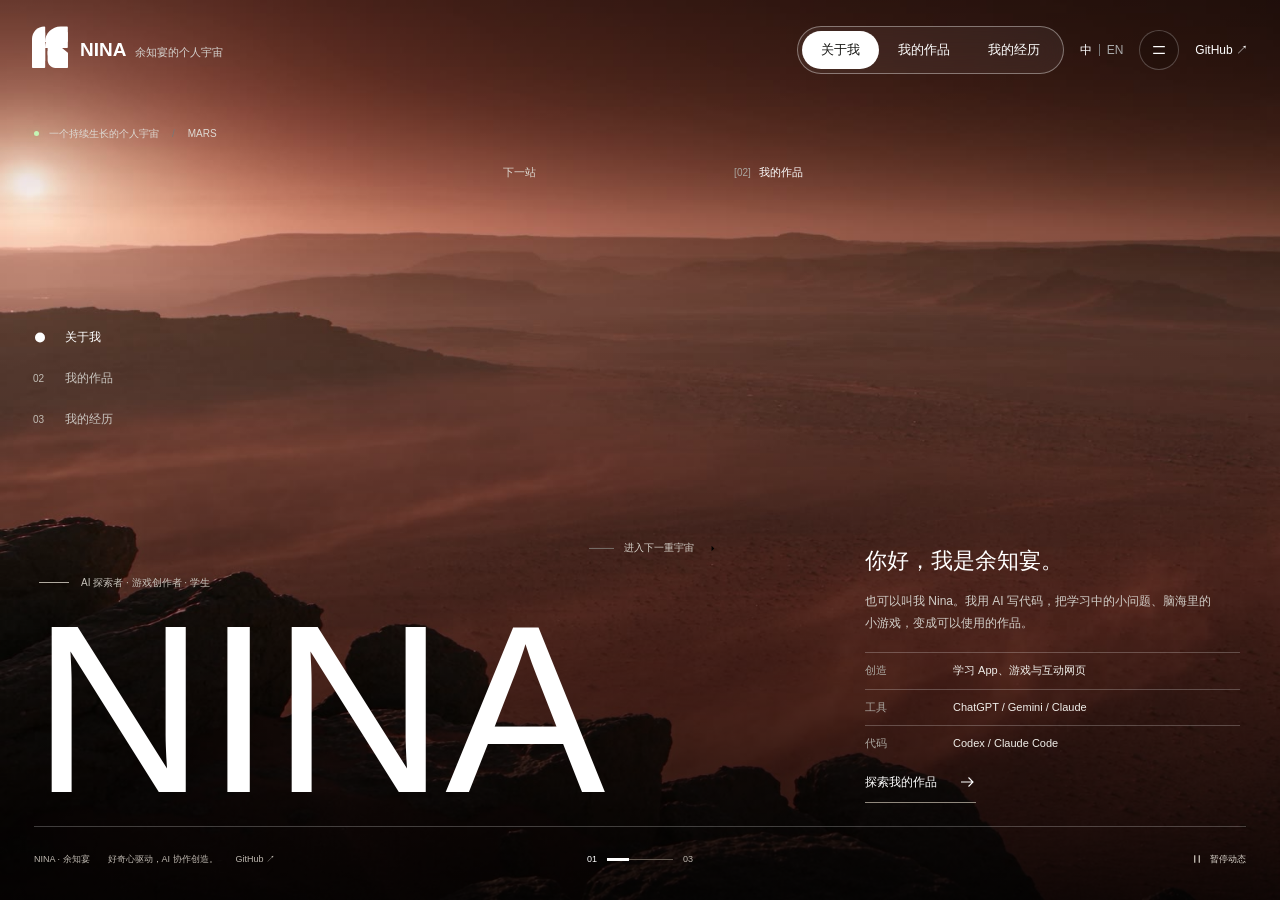
<file: index.html>
<!doctype html>
<html lang="zh-CN">
<head>
  <meta charset="utf-8">
  <meta name="viewport" content="width=device-width, initial-scale=1, viewport-fit=cover">
  <meta name="theme-color" content="#090807">
  <meta name="description" content="Nina 余知宴的个人宇宙。探索 AI 学习应用、游戏、互动网页，以及 2050 大会的分享经历。">
  <title>Nina 余知宴 | My Little Universe</title>
  <link rel="icon" href="assets/space/mark.svg" type="image/svg+xml">
  <style>
    @font-face{font-family:'SF Pro';src:local('SF Pro Text'),local('Arial');font-weight:400;font-display:swap}
    @font-face{font-family:'SF Pro';src:local('SF Pro Text Bold'),local('Arial Bold');font-weight:700;font-display:swap}
    @font-face{font-family:'SF Pro Thin';src:local('SF Pro Display Ultralight'),local('Helvetica Neue');font-weight:100;font-display:swap}
    @font-face{font-family:Aalto;src:local('Aalto'),local('Arial Narrow'),local('Helvetica Neue');font-weight:400;font-display:swap}
    :root{color-scheme:dark;font-family:'SF Pro',Arial,'PingFang SC','Microsoft YaHei',sans-serif;color:#fff;background:#090807;font-synthesis:none;--muted:#b8b7b3;--line:rgba(255,255,255,.23);--accent:#c5f5b5}
    *{box-sizing:border-box;letter-spacing:0}
    html,body{margin:0;width:100%;height:100%;overflow:hidden}
    button,a{-webkit-tap-highlight-color:transparent}
    button{font:inherit;color:inherit;cursor:pointer}
    button:disabled{cursor:wait}
    button:focus-visible,a:focus-visible{outline:2px solid var(--accent);outline-offset:6px}
    button{border:0}a{color:inherit}button svg,a svg{width:20px;height:20px;fill:none;stroke:currentColor;stroke-width:1.5;flex-shrink:0}
    [hidden]{display:none!important}
    .experience{position:relative;isolation:isolate;width:100%;height:100%;height:100svh;min-height:560px;overflow:hidden;background:#090807}
    .backgrounds,.background,.shade{position:absolute;inset:0;width:100%;height:100%}
    .backgrounds{z-index:-2;background:center/cover url('assets/space/mars.jpg')}
    .background{object-fit:cover;opacity:0;transition:opacity .8s ease}
    .background.is-visible{opacity:1}
    .shade{z-index:1;pointer-events:none;background:linear-gradient(180deg,rgba(0,0,0,.32),transparent 25%,rgba(0,0,0,.12) 45%,rgba(0,0,0,.85) 100%)}
    .chrome{position:absolute;z-index:4;transition:opacity .45s ease,filter .45s ease}
    .header{left:32px;right:32px;top:max(26px,env(safe-area-inset-top));display:flex;align-items:center;justify-content:space-between;gap:20px}
    .brand{display:flex;align-items:center;gap:12px;text-decoration:none;background:none;padding:0}
    .brand-symbol{width:36px;height:36px;object-fit:contain}
    .brand-name{font-size:19px;font-weight:700}.brand-name small{font-size:11px;font-weight:400;color:#d4d1cd;margin-left:9px}
    .header-actions{display:flex;align-items:center;gap:16px}
    .nav{display:flex;align-items:center;border:1px solid rgba(255,255,255,.38);padding:4px;border-radius:99px;backdrop-filter:blur(12px);background:rgba(255,255,255,.06)}
    .nav button{padding:10px 19px;background:none;border-radius:99px;font-size:13px;transition:background .2s,color .2s}
    .nav button.is-active,.nav button:hover{background:#fff;color:#171714}
    .language{display:flex;align-items:center;gap:7px;padding:8px 0;background:none;font-size:12px}
    .language span{color:#aaa}.language span.current{color:#fff}.language i{height:12px;width:1px;background:#777}
    .menu{width:40px;height:40px;display:grid;place-items:center;border:1px solid var(--line);border-radius:50%;background:rgba(0,0,0,.15)}
    .location{left:34px;top:126px;display:flex;gap:10px;align-items:center;font-size:10px;line-height:1.5;color:#dedad4}
    .status-dot{width:5px;height:5px;border-radius:50%;background:var(--accent);box-shadow:0 0 10px #b2ea9d55}
    .location .divider{color:#777;margin:0 3px}
    .planet-list{left:33px;top:42%;transform:translateY(-50%);display:flex;flex-direction:column;gap:14px}
    .planet-item{display:flex;align-items:center;gap:14px;padding:5px 0;background:none;color:#c9c5bf;text-align:left;font-size:12px}
    .planet-item .index{font-size:10px;color:#c1bcb4;width:18px;font-variant-numeric:tabular-nums}
    .planet-item.active{color:#fff;font-weight:700}.planet-item.active .index{font-size:0}.planet-item.active .index:before{content:'';display:block;width:10px;height:10px;background:#fff;border-radius:50%;margin-left:2px}
    .planet-note{font-size:9px;color:#aaa39c;line-height:1.7;margin-top:24px}
    .portal-wrap{left:51%;top:40%;width:300px;transform:translate(-50%,-50%)}
    .portal-heading{display:flex;justify-content:space-between;align-items:center;margin-bottom:15px;font-size:11px;color:#ddd9d1}
    .portal-heading strong{font-weight:400;color:#fff;margin-left:8px}.portal-heading .number{color:#aba69f;font-size:10px}
    .portal{position:relative;width:100%;aspect-ratio:320/350;display:block;background:transparent;border:0;padding:0;border-radius:84px}
    .portal video,.portal img{position:absolute;width:1px;height:1px;visibility:hidden;pointer-events:none}
    .portal:focus-visible{outline-offset:10px;border-radius:84px}
    .portal-caption{display:flex;align-items:center;justify-content:center;gap:10px;font-size:10px;margin-top:18px;color:#d5d1c9}
    .portal-caption svg{width:13px;height:13px}.portal-caption .thin-line{width:25px;height:1px;background:#77706a}
    .portal-canvas{position:absolute;inset:0;z-index:3;width:100%;height:100%;pointer-events:none}
    .planet-content{left:32px;right:40px;bottom:97px;display:flex;justify-content:space-between;align-items:flex-end;gap:45px;pointer-events:none}
    .title-block{min-width:0}.eyebrow{display:flex;align-items:center;gap:12px;font-size:10px;color:#c8c4bc;line-height:1.6;margin:0 0 25px 7px}
    .eyebrow:before{content:'';width:30px;height:1px;background:#b0aaa0}
    .planet-content h1{font-family:Aalto,'Helvetica Neue',Arial,sans-serif;font-size:240px;font-weight:400;line-height:.78;margin:0;white-space:nowrap}
    [data-planet=earth] .planet-content h1{font-size:170px}[data-planet=venus] .planet-content h1{font-size:130px}
    .personal-info{width:375px;flex-shrink:0;pointer-events:auto}
    .personal-info h2{font-size:22px;font-weight:400;margin:0 0 13px;line-height:1.5}
    .personal-info .intro{font-size:12px;line-height:1.9;color:#d2cec8;margin:0 0 17px;max-width:350px}
    #facts{margin:0;font-size:11px}.fact{display:grid;grid-template-columns:74px 1fr;gap:14px;border-top:1px solid var(--line);padding:9px 0;line-height:1.6}
    .fact dt{color:#aaa69f}.fact dd{margin:0;color:#f0eee9}
    .text-link{display:inline-flex;align-items:center;gap:21px;color:#fff;text-decoration:none;border-bottom:1px solid #90887d;background:none;padding:10px 0;font-size:12px;line-height:1.5}
    .text-link svg{width:18px}.text-link:hover{color:var(--accent);border-color:var(--accent)}
    .footer{left:34px;right:34px;bottom:max(25px,env(safe-area-inset-bottom));display:flex;align-items:center;justify-content:space-between;border-top:1px solid var(--line);padding-top:16px;gap:20px;font-size:9px;color:#bdb7af}
    .footer-identity{display:flex;gap:18px}.footer-center{position:absolute;left:50%;transform:translateX(-50%);display:flex;align-items:center;gap:10px}.footer-center b{font-weight:400;color:#fff}.footer-center .track{width:66px;height:1px;background:#665d54;position:relative}.track:after{content:'';position:absolute;left:var(--orbit-position,0%);top:-1px;width:22px;height:3px;background:#fff;transition:left .6s}
    .motion-toggle{display:flex;align-items:center;gap:7px;background:none;padding:0;color:#ded8cf;font-size:9px}.motion-toggle svg{width:12px;height:12px}
    .preloader{position:absolute;inset:0;z-index:20;background:#090807;transition:opacity .8s ease;pointer-events:none}
    .preloader video{width:100%;height:100%;object-fit:cover}.preloader:after{content:'';position:absolute;inset:0;background:linear-gradient(transparent,#0006)}
    .preloader.is-leaving{opacity:0}.preloader-count{position:absolute;z-index:22;left:50%;bottom:38px;transform:translateX(-50%);display:flex;align-items:baseline;gap:5px}.preloader-count span:first-child{font-size:60px;font-family:'SF Pro Thin',Arial,sans-serif;font-weight:100}.preloader-count .percent{font-size:18px}
    .preload-mark{position:absolute;z-index:22;top:50%;left:50%;transform:translate(-50%,-50%);width:58px;height:58px;transition:top 1.4s cubic-bezier(.16,1,.3,1),left 1.4s cubic-bezier(.16,1,.3,1),width 1.4s,height 1.4s,transform 1.4s,opacity .4s}
    .preload-mark.is-docked{left:32px;top:max(26px,env(safe-area-inset-top));width:36px;height:36px;transform:none}
    .preloader-count.is-leaving{animation:count-out .65s both}
    .loading{position:absolute;z-index:10;top:50%;left:50%;transform:translate(-50%,-50%);font-size:11px;opacity:0;pointer-events:none}.is-loading .loading{opacity:1}
    .is-transitioning .chrome{opacity:0;filter:blur(8px);pointer-events:none}.is-transitioning .header{opacity:1;filter:none;pointer-events:auto}
    .content-revealing .title-block{animation:title-rise 1s cubic-bezier(.16,1,.3,1) both}.content-revealing .personal-info{animation:fact-rise .9s .12s both}
    .planet-list.is-switching .planet-item{animation:fact-rise .5s both}.planet-list.is-switching .planet-item:nth-child(2){animation-delay:.08s}.planet-list.is-switching .planet-item:nth-child(3){animation-delay:.16s}
    .custom-cursor{position:fixed;left:0;top:0;z-index:100;pointer-events:none;opacity:0;transition:opacity .2s}.custom-cursor.is-visible{opacity:1}.cursor-ring{display:block;width:36px;height:36px;position:absolute;border:1px solid #ffffff99;border-radius:50%;transform:translate(-50%,-50%);transition:width .2s,height .2s;background:#ffffff0a;backdrop-filter:invert(.06)}.cursor-dot{position:absolute;width:4px;height:4px;border-radius:50%;background:#fff;transform:translate(-50%,-50%)}.cursor-label{position:absolute;top:27px;left:0;transform:translateX(-50%);font-size:10px;white-space:nowrap;opacity:0}.custom-cursor.is-enter .cursor-label{opacity:1}.custom-cursor.is-enter .cursor-ring{width:46px;height:46px}
    @media(hover:hover) and (pointer:fine){body.cursor-ready:not(:has(dialog[open])) .experience,body.cursor-ready:not(:has(dialog[open])) .experience button,body.cursor-ready:not(:has(dialog[open])) .experience a{cursor:none}}
    body:has(dialog[open]) .custom-cursor{display:none}
    .dossier{position:fixed;inset:0;width:100%;max-width:none;height:100%;height:100dvh;max-height:none;margin:0;padding:0;border:0;background:#111210;color:#f5f5ef;overflow-y:auto;overscroll-behavior:contain}
    .dossier::backdrop{background:#090807}.dossier[open]{animation:panel-in .4s both}.dossier-header{position:sticky;top:0;z-index:5;display:flex;align-items:center;justify-content:space-between;gap:24px;padding:22px 40px;border-bottom:1px solid var(--line);background:#111210ee;backdrop-filter:blur(20px)}
    .dossier-brand{font-size:15px;font-weight:700;background:none;padding:0;text-align:left}.dossier-brand span{font-weight:400;font-size:12px;color:#aaa;margin-left:12px}.dossier-actions{display:flex;align-items:center;gap:22px}.close{width:36px;height:36px;display:grid;place-items:center;border:1px solid #555;border-radius:50%;background:none}.close svg{width:16px;height:16px}
    .dossier-body{max-width:1320px;margin:0 auto;padding:65px 50px 80px}.section-label{font-size:10px;color:#a9b09e;display:flex;align-items:center;gap:14px;margin:0 0 24px}.section-label:before{content:'';width:20px;height:1px;background:#858d78}.panel-title{font-size:52px;line-height:1.2;font-weight:400;margin:0 0 20px}.panel-intro{font-size:14px;line-height:1.9;color:#b4b8ad;max-width:590px;margin:0}.panel-heading-row{display:flex;justify-content:space-between;align-items:flex-end;gap:40px;margin-bottom:42px}.project-count{font-family:'SF Pro Thin',Arial,sans-serif;font-size:64px;line-height:1;color:#c5f5b5}.project-count small{display:block;font-family:'SF Pro',Arial,sans-serif;font-size:10px;color:#acb4a2;margin-top:8px}
    .filters{display:flex;gap:25px;border-bottom:1px solid var(--line);margin-bottom:30px;overflow-x:auto}.filter{background:none;color:#9ca295;font-size:12px;white-space:nowrap;padding:13px 2px;border-bottom:2px solid transparent}.filter[aria-pressed=true]{border-color:var(--accent);color:#fff}.filter small{font-size:9px;color:#919b86;margin-left:6px}
    .project-grid{display:grid;grid-template-columns:repeat(2,minmax(0,1fr));gap:44px 28px}.project-card{min-width:0;border-bottom:1px solid var(--line);padding-bottom:22px}.project-image-button{display:block;width:100%;padding:0;background:#1c211c;overflow:hidden;border-radius:4px;text-align:left}.project-image-button img{width:100%;aspect-ratio:16/10;display:block;object-fit:cover;transition:transform .65s cubic-bezier(.16,1,.3,1)}.project-image-button:hover img{transform:scale(1.035)}
    .project-meta{font-size:10px;color:#aab49f;display:flex;justify-content:space-between;margin:17px 0 10px;gap:10px}.project-title-row{display:flex;align-items:center;justify-content:space-between;gap:10px}.project-title-row h3{font-size:24px;font-weight:400;margin:0}.project-card p{font-size:12px;line-height:1.9;color:#afb5a7;margin:11px 0 0}.project-open{border:1px solid #52604a;border-radius:50%;background:none;display:grid;place-items:center;width:32px;height:32px;flex-shrink:0}.project-open:hover{background:var(--accent);color:#111}
    .art-preview{width:100%;aspect-ratio:16/10;position:relative;display:flex;align-items:center;justify-content:center;overflow:hidden;background:#e8eee7;color:#263c38}.art-preview .specimen{width:65%;border-top:1px solid #809b94;border-bottom:1px solid #809b94;padding:22px 0}.art-preview small{font-size:10px}.art-preview strong{font-weight:400;font-size:54px;display:block;line-height:1.1;margin:20px 0 16px}.art-preview .specimen p{font-size:12px;line-height:1.8;color:#3f6559;margin:0}.art-preview .preview-caption{position:absolute;bottom:15px;right:18px;font-size:9px;color:#4f6b60}.art-preview.starmap{background:#e5eaf4;color:#313958}.starmap .specimen{border-color:#a6b1cc}.starmap .specimen strong{font-size:38px}.starmap .specimen p{color:#526280}.emotion-list{display:flex;gap:10px;margin-top:20px}.emotion-list span{border:1px solid #a8b4cd;padding:7px 12px;border-radius:4px;font-size:11px}
    .panel-bottom{display:flex;justify-content:space-between;gap:20px;font-size:10px;color:#969e8e;border-top:1px solid var(--line);margin-top:65px;padding-top:20px}.back-link{display:inline-flex;align-items:center;gap:10px;background:none;padding:0;font-size:12px;color:#c1c9b8;margin-bottom:38px}.back-link svg{width:16px}.detail-layout{display:grid;grid-template-columns:1.25fr 1fr;gap:50px;align-items:start;margin-top:35px}.detail-visual img{width:100%;height:auto;border-radius:4px;display:block}.detail-copy p{font-size:14px;line-height:2;color:#bbc2b2;margin:0 0 22px}.detail-copy h3{font-size:13px;font-weight:400;color:#f3f5ee;margin:25px 0 14px}.feature-list{padding:0;list-style:none;margin:0}.feature-list li{padding:12px 0;border-top:1px solid var(--line);font-size:12px;line-height:1.7;color:#c3ccba;display:flex;gap:13px}.feature-list li:before{content:'+';color:var(--accent)}.detail-note{font-size:11px!important;color:#99a58f!important;margin-top:22px!important}.action-link{display:inline-flex;align-items:center;gap:20px;background:#c5f5b5;color:#162010;padding:13px 20px;border-radius:4px;text-decoration:none;font-size:12px;margin-top:24px}.action-link:hover{background:#e0ffda}
    .about-layout{display:grid;grid-template-columns:1.1fr 1fr;gap:90px;margin-top:48px}.about-statement{font-size:40px;font-weight:400;line-height:1.5;margin:0 0 26px;max-width:540px}.about-paragraph{font-size:14px;line-height:2.1;color:#b4bdab;max-width:500px}.about-index{font-size:10px;color:#8f9b84;margin-right:15px}.about-section{border-top:1px solid var(--line);padding:24px 0}.about-section h3{font-size:15px;font-weight:400;margin:0 0 15px}.tool-list{display:flex;gap:10px 24px;flex-wrap:wrap;font-size:14px;line-height:2;color:#e4e9dd}.about-section p{font-size:13px;line-height:1.9;color:#aeb9a3;margin:0}.interest-list{display:flex;gap:25px;margin-top:35px;font-size:12px;color:#dbe9ce}
    .journey-layout{display:grid;grid-template-columns:1fr 1.1fr;gap:70px;align-items:start;margin-top:40px}.conference-video{display:block;width:100%;height:530px;max-height:65vh;object-fit:contain;background:#060706;border-radius:4px}.video-caption{font-size:10px;color:#a0ab95;line-height:1.8;margin-top:12px}.timeline-item{position:relative;padding:0 0 30px 28px;border-left:1px solid #435238}.timeline-item:before{content:'';width:7px;height:7px;background:var(--accent);border-radius:50%;position:absolute;left:-4px;top:5px}.timeline-item small{font-size:10px;color:#a8bc99}.timeline-item h3{font-size:24px;font-weight:400;margin:12px 0 15px}.timeline-item p{font-size:13px;line-height:2;color:#b8c4ac;margin:0}.timeline-item .text-link{margin-top:10px}
    .project-image-button img{height:auto}
    .footer-identity{align-items:center}.footer-identity>span:first-child,.motion-toggle{white-space:nowrap}
    @media(max-width:800px){.footer-identity>span:nth-child(2){display:none}}
    @media(max-width:600px){.footer{gap:10px}.footer-identity>[data-github]{font-size:8px}.panel-bottom{flex-wrap:wrap}.panel-bottom>span:nth-child(2){max-width:48%}}
    @keyframes count-out{to{opacity:0;filter:blur(7px);transform:translate(-50%,-25px)}}
    @keyframes title-rise{from{opacity:0;filter:blur(8px);transform:translateY(24px)}to{opacity:1;filter:none;transform:none}}
    @keyframes fact-rise{from{opacity:0;transform:translateY(12px)}to{opacity:1;transform:none}}
    @keyframes panel-in{from{opacity:0;transform:translateY(22px)}to{opacity:1;transform:none}}
    @media(min-width:1600px){.portal-wrap{width:340px;top:41%}.planet-content h1{font-size:290px}[data-planet=earth] .planet-content h1{font-size:225px}[data-planet=venus] .planet-content h1{font-size:175px}.personal-info{width:430px}.personal-info h2{font-size:26px}.personal-info .intro{font-size:14px;max-width:400px}#facts{font-size:12px}.planet-content{bottom:110px}.fact{padding:11px 0}}
    @media(max-width:1100px){.planet-content h1{font-size:190px}[data-planet=earth] .planet-content h1{font-size:135px}[data-planet=venus] .planet-content h1{font-size:105px}.personal-info{width:320px}.portal-wrap{width:250px;top:38%}.planet-content{gap:20px}.eyebrow{font-size:9px}.header{left:24px;right:24px}.brand-name small{display:none}.about-layout{gap:45px}.journey-layout{gap:40px}}
    @media(max-width:800px){.nav{display:none}.header{left:22px;right:22px;top:max(22px,env(safe-area-inset-top))}.location{left:24px;top:100px}.planet-list{left:24px;top:37%;gap:9px}.planet-note{display:none}.portal-wrap{left:57%;top:34%;width:240px}.planet-content{left:24px;right:24px;bottom:91px;gap:20px;align-items:flex-end}.planet-content h1{font-size:150px}[data-planet=earth] .planet-content h1{font-size:104px}[data-planet=venus] .planet-content h1{font-size:80px}.personal-info{width:300px}.personal-info h2{font-size:19px}.eyebrow{max-width:230px;margin:0 0 20px}.footer{left:24px;right:24px}.footer-identity span:last-child{display:none}.footer-center{position:static;transform:none}.preload-mark.is-docked{left:22px;top:max(22px,env(safe-area-inset-top))}.dossier-header{padding:18px 24px}.dossier-body{padding:42px 26px 60px}.panel-title{font-size:40px}.detail-layout{gap:30px}.about-layout{gap:32px}.about-statement{font-size:30px}.journey-layout{gap:30px}.conference-video{height:440px}.project-title-row h3{font-size:20px}}
    @media(max-width:600px){.experience{min-height:620px}.header{left:20px;right:20px;gap:10px;top:max(20px,env(safe-area-inset-top))}.brand{gap:8px}.brand-name{font-size:17px}.brand-symbol{width:28px;height:28px}.header-actions{gap:18px}.menu{width:32px;height:32px}.menu svg{width:16px}.location{left:21px;top:89px;font-size:9px}.planet-list{left:auto;right:20px;top:95px;transform:none;flex-direction:row;gap:9px}.planet-item{padding:4px}.planet-item .index{width:12px;font-size:9px}.planet-item .planet-label{display:none}.planet-item.active .index:before{width:6px;height:6px;margin-left:2px}.portal-wrap{left:50%;top:32%;width:175px}.portal{border-radius:52px}.portal-heading{font-size:10px;margin-bottom:10px}.portal-heading strong{margin-left:4px}.portal-caption{font-size:9px;margin-top:10px}.portal-caption .thin-line{width:16px}.planet-content{left:20px;right:20px;bottom:72px;display:block}.planet-content h1{font-size:102px;line-height:.8}[data-planet=earth] .planet-content h1{font-size:77px}[data-planet=venus] .planet-content h1{font-size:61px}.eyebrow{font-size:8px;margin:0 0 14px;gap:8px}.eyebrow:before{width:20px}.title-block{margin-bottom:23px}.personal-info{width:100%}.personal-info h2{font-size:17px;line-height:1.3;margin-bottom:8px}.personal-info .intro{font-size:11px;line-height:1.8;margin-bottom:10px;max-width:100%}#facts{font-size:10px}.fact{padding:5px 0;grid-template-columns:58px 1fr;gap:8px}.text-link{font-size:11px;padding:8px 0;gap:16px}.footer{left:20px;right:20px;bottom:max(20px,env(safe-area-inset-bottom));font-size:8px;padding-top:12px;gap:12px}.footer-identity{gap:0}.footer-center{gap:8px}.footer-center .track{width:42px}.track:after{width:14px}.motion-toggle{font-size:8px;gap:4px}.motion-toggle svg{width:10px}.preload-mark.is-docked{left:20px;top:max(20px,env(safe-area-inset-top));width:28px;height:28px}.dossier-header{padding:18px 20px;gap:12px}.dossier-brand{font-size:13px}.dossier-brand span{font-size:10px;margin-left:8px}.dossier-actions{gap:18px}.dossier-body{padding:35px 20px 45px}.panel-heading-row{gap:15px;align-items:flex-start;margin-bottom:25px}.panel-title{font-size:34px}.panel-intro{font-size:12px}.project-count{font-size:44px;flex-shrink:0}.project-count small{font-size:8px}.section-label{margin-bottom:20px;font-size:9px}.filters{gap:23px;margin-bottom:24px}.project-grid{grid-template-columns:1fr;gap:30px}.project-title-row h3{font-size:23px}.project-meta{font-size:9px}.project-card p{font-size:12px}.art-preview .specimen{padding:15px 0}.art-preview strong{font-size:42px;margin:15px 0}.starmap .specimen strong{font-size:30px}.detail-layout,.about-layout,.journey-layout{grid-template-columns:1fr;gap:30px}.detail-layout{margin-top:25px}.detail-copy p{font-size:13px}.about-layout{margin-top:25px}.about-statement{font-size:30px}.about-paragraph{font-size:13px}.about-section{padding:20px 0}.journey-layout{margin-top:30px}.conference-video{height:430px;max-height:60vh}.timeline-item h3{font-size:22px}.panel-bottom{margin-top:40px;font-size:9px}.panel-bottom span:last-child{max-width:48%;text-align:right}}
    @media(max-width:600px) and (max-height:760px){.portal-wrap{width:140px;top:29%}.portal-caption{display:none}.title-block{margin-bottom:16px}.planet-content h1{font-size:84px}[data-planet=earth] .planet-content h1{font-size:65px}[data-planet=venus] .planet-content h1{font-size:53px}.planet-content{bottom:67px}.eyebrow{margin-bottom:11px}.personal-info .intro{font-size:10px;line-height:1.7}.personal-info h2{font-size:16px}.fact{padding:4px 0}}
    @media(max-height:650px) and (min-width:601px){.location{top:94px}.portal-wrap{top:37%;width:190px}.planet-content{bottom:75px}.planet-content h1{font-size:155px}[data-planet=earth] .planet-content h1{font-size:115px}[data-planet=venus] .planet-content h1{font-size:90px}.personal-info h2{font-size:18px}.personal-info .intro{font-size:11px;margin-bottom:10px}.fact{padding:5px 0}.eyebrow{margin-bottom:20px}}
    @media(prefers-reduced-motion:reduce){*,*:before,*:after{animation-duration:.01ms!important;transition-duration:.01ms!important;scroll-behavior:auto!important}.custom-cursor{display:none!important}}
  </style>
  <link rel="stylesheet" href="github-links.css">
</head>
<body>
  <main class="experience" data-planet="mars">
    <div class="backgrounds" aria-hidden="true">
      <video id="mars-background" class="background is-visible" muted playsinline preload="auto" loop poster="assets/space/mars.jpg" src="assets/space/mars.mp4"></video>
      <video id="earth-background" class="background" muted playsinline preload="auto" poster="assets/space/earth.jpg" src="assets/space/earth.mp4"></video>
      <video id="venus-background" class="background" muted playsinline preload="auto" poster="assets/space/venus.jpg" src="assets/space/venus.mp4"></video>
    </div>
    <div class="shade" aria-hidden="true"></div>
    <canvas id="portal-canvas" class="portal-canvas" aria-hidden="true"></canvas>
    <canvas id="scene-canvas" hidden aria-hidden="true"></canvas>
    <header class="header chrome">
      <button class="brand" data-state="mars" aria-label="Nina · 余知宴">
        <img class="brand-symbol" src="assets/space/mark.svg" alt="">
        <span class="brand-name">NINA<small data-i18n="brandSub">余知宴的个人宇宙</small></span>
      </button>
      <div class="header-actions">
        <nav class="nav" aria-label="主导航" data-aria="navigation">
          <button data-panel="about" class="is-active" data-i18n="navAbout">关于我</button>
          <button data-panel="works" data-i18n="navWorks">我的作品</button>
          <button data-panel="journey" data-i18n="navJourney">我的经历</button>
        </nav>
        <button class="language" data-language aria-label="Switch to English"><span data-lang-label="zh" class="current">中</span><i aria-hidden="true"></i><span data-lang-label="en">EN</span></button>
        <button class="menu" data-panel="menu" aria-label="打开菜单" data-aria="openMenu" title="菜单 / Menu"><svg viewBox="0 0 24 24" aria-hidden="true"><path d="M5 8h14M5 16h14"/></svg></button>
      </div>
    </header>
    <div class="location chrome"><span class="status-dot"></span><span data-i18n="orbitLabel">一个持续生长的个人宇宙</span><span class="divider">/</span><span id="location-name">MARS</span></div>
    <aside class="planet-list chrome" aria-label="目的地" data-aria="destinations"></aside>
    <section class="portal-wrap chrome" aria-label="下一站" data-aria="nextDestination">
      <div class="portal-heading"><span data-i18n="next">下一站</span><span><span class="number" id="next-number">[02]</span><strong id="next-name">我的作品</strong></span></div>
      <button id="portal" class="portal" aria-label="进入我的作品">
        <video id="portal-video" muted playsinline preload="auto" src="assets/space/earth.mp4"></video>
        <img id="portal-image" src="assets/space/mercury.jpg" alt="" hidden>
      </button>
      <div class="portal-caption" aria-hidden="true"><span class="thin-line"></span><span data-i18n="enterOrbit">进入下一重宇宙</span><svg viewBox="0 0 24 24"><path d="M5 12h14m-5-5 5 5-5 5"/></svg></div>
    </section>
    <section class="planet-content chrome" aria-live="polite">
      <div class="title-block"><p class="eyebrow" id="eyebrow">AI EXPLORER · GAME MAKER · STUDENT</p><h1 id="planet-title">NINA</h1></div>
      <div class="personal-info"><h2 id="info-title">你好，我是余知宴。</h2><p class="intro" id="info-intro">也可以叫我 Nina。我用 AI 写代码，把学习中的小问题、脑海里的小游戏，变成可以使用的作品。</p><dl id="facts"></dl><button class="text-link" id="primary-action"><span data-i18n="exploreWorks">探索我的作品</span><svg viewBox="0 0 24 24" aria-hidden="true"><path d="M4 12h16m-6-6 6 6-6 6"/></svg></button></div>
    </section>
    <footer class="footer chrome"><div class="footer-identity"><span>NINA · 余知宴</span><span data-i18n="madeWith">好奇心驱动，AI 协作创造。</span></div><div class="footer-center"><b id="orbit-index">01</b><span class="track"></span><span>03</span></div><button class="motion-toggle" id="motion-toggle" aria-pressed="false" title="暂停背景动画 / Pause motion"><svg viewBox="0 0 16 16" aria-hidden="true"><path d="M5 3v10M11 3v10"/></svg><span data-i18n="pauseMotion">暂停动态</span></button></footer>
    <div class="preloader" id="preloader" aria-hidden="true"><video id="preloader-video" muted playsinline preload="auto" src="assets/space/intro.mp4" poster="assets/space/mars.jpg"></video></div>
    <img class="preload-mark" id="floating-logo" src="assets/space/mark.svg" alt="">
    <div class="preloader-count" id="preloader-count" aria-hidden="true"><span id="preloader-value">0</span><span class="percent">%</span></div>
    <div class="loading" data-i18n="preparing" role="status">正在准备下一段旅程…</div>
    <video id="transition-video" muted playsinline preload="auto" hidden></video>
  </main>
  <div class="custom-cursor" aria-hidden="true"><span class="cursor-ring"></span><span class="cursor-dot"></span><span class="cursor-label" data-i18n="enter">进入</span></div>
  <dialog class="dossier" id="dossier" aria-labelledby="panel-title">
    <header class="dossier-header"><button class="dossier-brand" data-home>NINA<span>余知宴</span></button><div class="dossier-actions"><button class="language" data-language aria-label="Switch to English"><span data-lang-label="zh" class="current">中</span><i aria-hidden="true"></i><span data-lang-label="en">EN</span></button><button class="close" id="close-panel" aria-label="关闭" data-aria="close" title="关闭 / Close"><svg viewBox="0 0 24 24" aria-hidden="true"><path d="m6 6 12 12M18 6 6 18"/></svg></button></div></header>
    <div class="dossier-body" id="panel-body"></div>
  </dialog>
  <noscript><style>.preloader,.preload-mark,.preloader-count{display:none}.portal-wrap{display:none}</style><p style="position:fixed;bottom:0;z-index:50;background:#111;padding:12px">Nina · 余知宴。请启用 JavaScript 浏览互动作品集。Please enable JavaScript to explore the portfolio.</p></noscript>
  <script>
  (() => {
    'use strict';
    const $ = (s, root = document) => root.querySelector(s);
    const $$ = (s, root = document) => [...root.querySelectorAll(s)];
    const media = {mars:'assets/space/mars.mp4',earth:'assets/space/earth.mp4',venus:'assets/space/venus.mp4',intro:'assets/space/intro.mp4'};
    // Original Planet Jumping footage, cached locally so the portfolio can travel offline.
    const originalAssets = {
      mars:'https://d2ol7oe51mr4n9.cloudfront.net/user_38xzZboKViGWJOttwIXH07lWA1P/3c83091e-4046-4fd6-adbb-2edb728be79a.mp4',
      earth:'https://d2ol7oe51mr4n9.cloudfront.net/user_38xzZboKViGWJOttwIXH07lWA1P/fc3ded42-e845-41f3-a830-5cab512d79cd.mp4',
      venus:'https://d2ol7oe51mr4n9.cloudfront.net/user_38xzZboKViGWJOttwIXH07lWA1P/b30f64d9-1637-477a-83df-d0fc6461a422.mp4',
      intro:'https://d2ol7oe51mr4n9.cloudfront.net/user_38xzZboKViGWJOttwIXH07lWA1P/5fc5651c-3b5d-4171-b507-87f7e635d1b4.mp4'
    };
    const copy = {
      zh:{brandSub:'余知宴的个人宇宙',navigation:'主导航',navAbout:'关于我',navWorks:'我的作品',navJourney:'我的经历',openMenu:'打开菜单',close:'关闭',destinations:'目的地',nextDestination:'下一站',orbitLabel:'一个持续生长的个人宇宙',next:'下一站',enterOrbit:'进入下一重宇宙',enter:'进入',exploreWorks:'探索我的作品',madeWith:'好奇心驱动，AI 协作创造。',pauseMotion:'暂停动态',resumeMotion:'恢复动态',preparing:'正在准备下一段旅程…',all:'全部',apps:'应用',games:'游戏',web:'互动网页',selectedWorks:'我的作品',worksIntro:'从一个“要是能这样就好了”开始，到一个真正能打开的作品。这些是我用 AI 一起做出来的小宇宙。',projects:'个创作项目',worksLabel:'02 / 创作档案',projectDetails:'查看项目',backWorks:'返回全部作品',features:'作品里有什么',motivation:'为什么做它',preview:'项目视觉摘录',demo:'打开作品',demoNote:'在新标签页打开可试玩的网页作品。',prototypeNote:'这是开发中的项目。这里展示现有功能与设计，不代表所有在线服务已经上线。',teamNote:'微光黑客松团队项目 · 星图舰队。我是团队成员之一。',aboutLabel:'01 / 关于我',aboutTitle:'余知宴，也叫 Nina。',aboutStatement:'好奇心，\n是我的引力。',aboutText:'我喜欢玩游戏、听音乐、画画，也喜欢琢磨：如果由我来做，这个工具或游戏会是什么样子？\n\n于是，我开始用 AI 写代码，做学习应用、互动网页和自己的游戏。从一个小想法开始，一点点试、一点点改。',tools:'我日常使用的工具',toolsText:'用 ChatGPT、Gemini 和 Claude 查找思路、整理信息；用 Codex 和 Claude Code 协作写代码、调试和完善作品。',interests:'游戏、音乐与画画',interestsText:'游戏让我关注玩法与反馈；音乐让我想做自己的音游；画画让我更在意作品的角色和画面。',assistant:'作为助教，我想做什么',assistantText:'先听清楚问题，再一起尝试。可以一起查资料、翻译英文、整理单词卡，也可以从第一步开始做网站和 App。',journeyLabel:'03 / 真实世界的探索',journeyTitle:'走出去，也分享出来。',journeyIntro:'把作品带到现实里，听见别人的问题，也看见新的可能。',conference:'2050 大会',conferenceTag:'分享 / 学习助手',conferenceText:'我参加过 2050 大会，分享了自己做的辅助学习 App：把资料查找、英文翻译和单词复习放在一起，让学习少一些来回切换。',videoCaption:'我的 2050 大会分享视频 · 点击播放可听到声音',hackathon:'微光黑客松',hackathonTag:'协作 / 星图舰队',hackathonText:'和队友一起探索星图 App，尝试把抽象的社交规则变成更直观的卡片，帮助自闭症儿童理解情绪和生活中的边界。',ongoing:'继续把想法做出来',ongoingTag:'正在进行 / 创作与学习',ongoingText:'从海岛探索到节奏游戏，从每日单词到互动城市。我想继续做自己也愿意使用、愿意玩的作品。',seeProject:'了解这个项目',footerNote:'作品来自我的实际项目与创作记录',menuTitle:'选择一个目的地',menuLabel:'NINA / 导航',menuAbout:'认识 Nina，了解我的工具和兴趣。',menuWorks:'八个应用、游戏与互动网页。',menuJourney:'2050 大会、黑客松与接下来的探索。',rolePersonal:'个人创作 · AI 辅助开发',roleTeam:'团队项目 · AI 辅助开发',noResults:'这个分类暂无作品。',imageAlt:'项目实机画面',starPreviewTitle:'把规则，变成看得见的卡片。',starPreviewCopy:'社交规则 · 情绪认识 · 生活流程',starPreviewNote:'功能摘录 / 非实机截图',vocabPreviewTitle:'analyze',vocabPreviewCopy:'把信息拆开研究，找出规律或原因。',vocabPreviewNote:'词汇内容摘录 / 非实机截图'},
      en:{brandSub:"A little universe by Nina",navigation:'Main navigation',navAbout:'About',navWorks:'Works',navJourney:'Journey',openMenu:'Open menu',close:'Close',destinations:'Destinations',nextDestination:'Next destination',orbitLabel:'A little universe, always growing',next:'Next',enterOrbit:'Enter the next orbit',enter:'Enter',exploreWorks:'Explore my work',madeWith:'Powered by curiosity. Created with AI.',pauseMotion:'Pause motion',resumeMotion:'Resume motion',preparing:'Preparing the next orbit…',all:'All',apps:'Apps',games:'Games',web:'Interactive web',selectedWorks:'Selected works',worksIntro:'A small “what if” becomes something you can actually open. These are the little worlds I have been making with AI.',projects:'creative projects',worksLabel:'02 / CREATIVE ARCHIVE',projectDetails:'View project',backWorks:'Back to all works',features:'Inside the project',motivation:'Why I made it',preview:'Project excerpt',demo:'Open project',demoNote:'Opens a playable web project in a new tab.',prototypeNote:'A project in development. These are its current features and design goals; some online services are still being connected.',teamNote:'Glimmer Hackathon team project · Star Map Fleet. I am one of the team members.',aboutLabel:'01 / ABOUT ME',aboutTitle:'Yu Zhiyan. You can call me Nina.',aboutStatement:'Curiosity is\nmy gravity.',aboutText:'I like games, music and drawing. I also like asking: what would this tool or game look like if I made it?\n\nSo I started coding with AI, building learning apps, interactive websites and games of my own. A little idea, a little experiment, then another iteration.',tools:'The tools I work with',toolsText:'I use ChatGPT, Gemini and Claude to explore ideas and organize information, and Codex and Claude Code to write, debug and improve my projects.',interests:'Games, music & drawing',interestsText:'Games make me notice mechanics and feedback. Music inspired my rhythm game. Drawing makes me care about characters and how a world looks.',assistant:'What I hope to do as an assistant',assistantText:'Listen first, then try things together. I can help explore research, translation and vocabulary cards, or take the first steps toward building a website or app.',journeyLabel:'03 / BEYOND THE SCREEN',journeyTitle:'Step outside. Share the work.',journeyIntro:'Bringing a project into the real world means hearing new questions and discovering new possibilities.',conference:'2050 Conference',conferenceTag:'SHARING / LEARNING ASSISTANT',conferenceText:'I attended the 2050 Conference and shared my learning support app. It brings research, English-to-Chinese translation and vocabulary practice together, with less switching between tools.',videoCaption:'My 2050 Conference video · Play with sound using the controls',hackathon:'Glimmer Hackathon',hackathonTag:'COLLABORATION / STAR MAP FLEET',hackathonText:'With my teammates, I explored Star Map, an app that turns abstract social rules into visual cards to support autistic children in understanding emotions and everyday boundaries.',ongoing:'Keep making things',ongoingTag:'ONGOING / MAKING & LEARNING',ongoingText:'From an island adventure to a rhythm game; from daily words to an interactive city. I want to keep creating things I would love to use and play myself.',seeProject:'Explore this project',footerNote:'Based on my actual projects and creative records',menuTitle:'Choose a destination',menuLabel:'NINA / DIRECTORY',menuAbout:'Meet Nina, my tools and my interests.',menuWorks:'Eight apps, games and interactive websites.',menuJourney:'2050, a hackathon, and the next adventure.',rolePersonal:'Personal project · Built with AI',roleTeam:'Team project · Built with AI',noResults:'No projects in this category yet.',imageAlt:'Actual project screenshot',starPreviewTitle:'Make everyday rules visible.',starPreviewCopy:'Social rules · Emotions · Everyday routines',starPreviewNote:'Feature excerpt / Not a screenshot',vocabPreviewTitle:'analyze',vocabPreviewCopy:'Break information into parts to find patterns and causes.',vocabPreviewNote:'Vocabulary excerpt / Not a screenshot'}
    };
    const projects = [
      {id:'learn',category:'apps',image:'assets/projects/learn.png',zh:{title:'Learn · 学习助手',tag:'学习工具 / 资料与词汇',description:'把查资料、英文翻译、单词卡和每日复习，放进同一个学习流程。',why:'查完英文资料，还要换一个 App 翻译、再整理生词，来回切换很麻烦。我想把这些步骤放在一起，也希望让资料更容易核对、减少错误信息。',features:['资料搜索与研究结果整理','英文资料翻译成中文','把生词整理成单词卡，安排每日复习','学习规划、专注计时与本地备份']},en:{title:'Learn · Learning Assistant',tag:'LEARNING / RESEARCH & VOCABULARY',description:'Research, translation, vocabulary cards and daily review in one learning workflow.',why:'Looking up English resources used to mean switching apps to translate and collect unfamiliar words. I wanted one place for the whole process, with information that is easier to check.',features:['Research and organized results','English-to-Chinese translation','Vocabulary cards and daily review','Learning plans, focus timer and local backups']},note:'prototypeNote'},
      {id:'starmap',category:'apps',art:'starmap',team:true,zh:{title:'星图 App',tag:'无障碍 / 微光黑客松',description:'和队友一起，把抽象的社交规则变成更直观的图文卡片。',why:'有些孩子很难理解抽象的社交规则。我们希望用具体场景、图片和简短的语言，让规则更容易被理解和练习。',features:['把抽象概念拆成图文卡片与流程','用简单的表达认识和描述情绪','面向儿童与家长的不同使用界面','关注社交安全边界与日常隐私']},en:{title:'Star Map',tag:'ACCESSIBILITY / GLIMMER HACKATHON',description:'A team project turning abstract social rules into clearer visual cards.',why:'Abstract social rules can be difficult for some children to understand. We explored concrete scenarios, images and short sentences to make those rules easier to understand and practice.',features:['Visual cards and step-by-step routines','Simple ways to recognize and describe emotions','Separate experiences for children and parents','Social boundaries and everyday privacy']},note:'teamNote'},
      {id:'lighthouse',category:'games',image:'assets/projects/lighthouse.png',zh:{title:'潮汐灯塔',tag:'3D 探索 / GODOT',description:'在自己的小海岛里游泳、钓鱼，等一次日落，再点亮灯塔。',why:'我喜欢能慢慢探索的游戏，也想做一个可以停下来看看海、听听音乐的小世界。',features:['四座海岛与可探索的灯塔','游泳、冲刺与岸边钓鱼','自动昼夜变化与环境配乐','收集、修复、手账和存档']},en:{title:'Tidal Lighthouse',tag:'3D EXPLORATION / GODOT',description:'Swim, fish, watch the sunset and bring a lighthouse back to life.',why:'I enjoy games that let you explore at your own pace. I wanted a small world where you can stop, look at the sea and listen to the music.',features:['Four islands and an explorable lighthouse','Swimming, dashing and shore fishing','Automatic day and night with ambient music','Collecting, repairs, a journal and saved progress']}},
      {id:'rhythm',category:'games',image:'assets/projects/rhythm.png',zh:{title:'霓虹残响',tag:'2D 音游 / GODOT',description:'在霓虹城市中跟上节拍，在横版动作与六轨演奏之间切换。',why:'喜欢游戏，也喜欢音乐，所以想亲手做一个把动作、节奏和画面结合起来的音游。',features:['横版与 6K 段落自动切换','简单、普通、困难三档谱面','可以实际操作的六节新手教学','自定义昵称、改键与音频校准']},en:{title:'Neon Afterimage',tag:'2D RHYTHM GAME / GODOT',description:'Follow the beat through a neon city, switching between side-scrolling action and six lanes.',why:'I love both games and music, and wanted to make a rhythm game that brings action, timing and visuals together.',features:['Switching between side-scrolling and 6K sections','Easy, normal and hard charts','Six playable tutorial lessons','Player names, key mapping and audio calibration']}},
      {id:'city',category:'web',image:'assets/projects/city.png',demo:'demos/city/index.html',zh:{title:'轨迹之城',tag:'互动创作 / 小红书黑客松项目',description:'随手画下一条线，让自己的轨迹长成一座城市。',why:'我想把随手涂鸦变成可以立即看见变化的创作，让每个人都能画出自己的城市。',features:['绘画轨迹驱动城市生成','可以不断尝试的即时视觉反馈','适配手机与电脑的交互','可直接打开的纯前端网页']},en:{title:'City of Traces',tag:'INTERACTIVE ART / HACKATHON PROJECT',description:'Draw a line and watch your own movement become a city.',why:'I wanted to turn a casual doodle into an immediate creative response, so anyone could draw a city of their own.',features:['A city generated from drawing gestures','Immediate visual feedback as you experiment','Phone and desktop interactions','A self-contained frontend experience']}},
      {id:'history',category:'web',image:'assets/projects/history.png',demo:'demos/history/index.html',zh:{title:'古人朋友圈',tag:'历史探索 / 互动信息流',description:'如果古人也有朋友圈，历史会从谁的视角展开？',why:'我想用熟悉的信息流形式，让历史里不同人物的想法和处境更容易被看见。',features:['以信息流的方式探索历史','从不同人物视角理解事件','帖子与评论形式的互动阅读','无需登录的网页体验']},en:{title:'Ancient Friends Feed',tag:'HISTORY / INTERACTIVE FEED',description:'What would history look like if people from the past had a social feed?',why:'A familiar feed can make it easier to see how different people experienced the same moment in history.',features:['Explore history through a social-style feed','Different perspectives on historical events','Interactive reading through posts and comments','A web experience with no sign-in required']}},
      {id:'persona',category:'web',image:'assets/projects/persona.png',demo:'demos/persona/index.html',zh:{title:'评论区人格测试',tag:'趣味测试 / 互动网页',description:'面对同一条帖子，你会怎么回复？看看你的评论区人格。',why:'同一个帖子可以有完全不同的回复。我想把这种有趣的差异，做成朋友之间能一起玩的小游戏。',features:['24 道题库，每局均衡抽取 12 题','12 种主人格与隐藏副人格','人格徽章、隐藏成就与收藏','可下载的结果分享卡与分享链接']},en:{title:'Comment Section Personality',tag:'PLAYFUL QUIZ / INTERACTIVE WEB',description:'The same post, a different reply. Discover your comment-section personality.',why:'People can respond to the same post in completely different ways. I turned those differences into a playful quiz to share with friends.',features:['12 balanced questions drawn from a pool of 24','12 personalities plus a hidden secondary type','Personality badges, achievements and collections','Downloadable result cards and shareable links']}},
      {id:'vocab',category:'apps',art:'vocab',zh:{title:'逐页',tag:'MACOS 应用 / 每日英语',description:'每天五个词、一篇精读，把十分钟留给持续的进步。',why:'单词总是记不住，所以我想把每天的任务做小一点，让复习更容易坚持。',features:['每天五个高频学术词汇','例句、中文解释与填空练习','非虚构精读与推断题','错词记录、连续学习与每日提醒']},en:{title:'Page by Page',tag:'MACOS APP / DAILY ENGLISH',description:'Five words and a close reading. Ten minutes for a little progress, every day.',why:'Words do not always stick. I wanted a smaller daily task that makes consistent practice easier.',features:['Five high-frequency academic words each day','Examples, Chinese meanings and cloze practice','Nonfiction close reading and inference questions','Mistake tracking, streaks and daily reminders']}}
    ];
    const states = {
      mars:{title:'NINA',planet:'MARS',next:'earth',panel:'about',zh:{name:'关于我',eyebrow:'AI 探索者 · 游戏创作者 · 学生',heading:'你好，我是余知宴。',intro:'也可以叫我 Nina。我用 AI 写代码，把学习中的小问题、脑海里的小游戏，变成可以使用的作品。',facts:[['创造','学习 App、游戏与互动网页'],['工具','ChatGPT / Gemini / Claude'],['代码','Codex / Claude Code']],action:'探索我的作品'},en:{name:'About me',eyebrow:'AI EXPLORER · GAME MAKER · STUDENT',heading:"Hi, I'm Yu Zhiyan. Call me Nina.",intro:'I code with AI, turning small learning problems and game ideas into things you can actually use and play.',facts:[['Making','Learning apps, games & interactive web'],['Thinking','ChatGPT / Gemini / Claude'],['Coding','Codex / Claude Code']],action:'Explore my work'}},
      earth:{title:'WORKS',planet:'EARTH',next:'venus',panel:'works',zh:{name:'我的作品',eyebrow:'应用 · 游戏 · 互动实验',heading:'想到了，就试着做出来。',intro:'八个创作项目，来自真实的学习问题、游戏灵感和黑客松实验。每一个都留着我好奇心的轨迹。',facts:[['应用','学习助手 / 星图 / 逐页'],['游戏','潮汐灯塔 / 霓虹残响'],['网页','轨迹之城 / 古人朋友圈 / 人格测试']],action:'打开作品档案'},en:{name:'My works',eyebrow:'APPS · GAMES · INTERACTIVE EXPERIMENTS',heading:'A little idea. A real project.',intro:'Eight projects inspired by learning, games and hackathon experiments. Each carries a trace of my curiosity.',facts:[['Apps','Learn / Star Map / Page by Page'],['Games','Tidal Lighthouse / Neon Afterimage'],['Web','City of Traces / History / Personality']],action:'Open the project archive'}},
      venus:{title:'JOURNEY',planet:'VENUS',next:'mars',panel:'journey',zh:{name:'我的经历',eyebrow:'分享 · 协作 · 持续探索',heading:'从屏幕里，走向真实世界。',intro:'在 2050 大会分享自己的学习 App，和黑客松队友一起做新尝试。作品，也是认识世界的方式。',facts:[['分享','2050 大会 · 学习助手'],['协作','微光黑客松 · 星图舰队'],['下一步','继续学习、创作，也分享经验']],action:'观看我的分享'},en:{name:'My journey',eyebrow:'SHARING · COLLABORATION · EXPLORATION',heading:'Beyond the screen.',intro:'Sharing my learning app at 2050. Building with hackathon teammates. Every project is another way to discover the world.',facts:[['Sharing','2050 Conference · Learning app'],['Together','Glimmer Hackathon · Star Map Fleet'],['Next','Keep learning, making and sharing']],action:'Watch my story'}}
    };
    let language = 'zh';
    try { language = localStorage.getItem('nina-language') === 'en' ? 'en' : 'zh'; } catch {}
    let current='mars', busy=false, activePanel=null, activeProject=null, filter='all', loaded=false;
    const reducedQuery=matchMedia('(prefers-reduced-motion: reduce)');
    let motionPaused=reducedQuery.matches, expansion=0, maskScale=0, canvasOpacity=1, transitionActive=false;
    let rotX=0,rotY=0,targetX=0,targetY=0,lastFrame=0,frameId=0,frozen=false;
    const experience=$('.experience'),canvas=$('#portal-canvas'),ctx=canvas.getContext('2d'),scene=$('#scene-canvas'),sceneCtx=scene.getContext('2d');
    const portal=$('#portal'),portalVideo=$('#portal-video'),transitionVideo=$('#transition-video'),dialog=$('#dossier');
    const cursor=$('.custom-cursor');let pointer={x:0,y:0},cursorPos={x:0,y:0};
    const finePointer=matchMedia('(hover:hover) and (pointer:fine)').matches;
    const t = key => copy[language][key] || key;
    const escapeHTML = value => String(value).replace(/[&<>"']/g,ch=>({'&':'&amp;','<':'&lt;','>':'&gt;','"':'&quot;',"'":'&#39;'}[ch]));
    const arrow='<svg viewBox="0 0 24 24" aria-hidden="true"><path d="M5 12h14m-5-5 5 5-5 5"/></svg>';
    const external='<svg viewBox="0 0 24 24" aria-hidden="true"><path d="M7 17 17 7M7 7h10v10"/></svg>';
    function translateDOM(){
      document.documentElement.lang=language==='zh'?'zh-CN':'en';
      document.title=language==='zh'?'Nina 余知宴 | 我的个人宇宙':'Nina Yu Zhiyan | My Little Universe';
      $$('[data-i18n]').forEach(el=>{el.textContent=t(el.dataset.i18n);});
      $$('[data-aria]').forEach(el=>el.setAttribute('aria-label',t(el.dataset.aria)));
      $$('[data-language]').forEach(el=>el.setAttribute('aria-label',language==='zh'?'Switch to English':'切换为中文'));
      $$('[data-lang-label]').forEach(el=>el.classList.toggle('current',el.dataset.langLabel===language));
      updateMotionButton();
    }
    function safePlay(video){if(motionPaused||document.hidden||dialog.open)return Promise.resolve();return video.play().catch(()=>{});}
    function ready(mediaEl,timeout=1800){
      if(mediaEl.readyState>=2)return Promise.resolve();
      return new Promise(resolve=>{let timer;const done=()=>{clearTimeout(timer);mediaEl.removeEventListener('loadeddata',done);mediaEl.removeEventListener('error',done);resolve();};mediaEl.addEventListener('loadeddata',done,{once:true});mediaEl.addEventListener('error',done,{once:true});timer=setTimeout(done,timeout);});
    }
    function render(retrigger=true){
      const state=states[current],data=state[language],next=states[state.next];
      experience.dataset.planet=current;
      $('#planet-title').textContent=state.title;$('#eyebrow').textContent=data.eyebrow;$('#info-title').textContent=data.heading;$('#info-intro').textContent=data.intro;
      $('#facts').innerHTML=data.facts.map(([key,value])=>`<div class="fact"><dt>${escapeHTML(key)}</dt><dd>${escapeHTML(value)}</dd></div>`).join('');
      $('#primary-action span').textContent=data.action;
      $('#next-name').textContent=next[language].name;$('#next-number').textContent=`[0${Object.keys(states).indexOf(state.next)+1}]`;
      portal.setAttribute('aria-label',`${language==='zh'?'进入':'Travel to'} ${next[language].name}`);
      $('#location-name').textContent=state.planet;$('#orbit-index').textContent=`0${Object.keys(states).indexOf(current)+1}`;
      $('.track').style.setProperty('--orbit-position',`${Object.keys(states).indexOf(current)*33.33}%`);
      $('.planet-list').innerHTML=Object.entries(states).map(([id,s],i)=>`<button class="planet-item ${id===current?'active':''}" data-state="${id}" ${id===current?'aria-current="true"':''} aria-label="${escapeHTML(s[language].name)}"><span class="index">0${i+1}</span><span class="planet-label">${escapeHTML(s[language].name)}</span></button>`).join('');
      if(retrigger){$('.planet-list').classList.remove('is-switching');void $('.planet-list').offsetWidth;$('.planet-list').classList.add('is-switching');}
      $$('.nav [data-panel]').forEach(el=>el.classList.toggle('is-active',el.dataset.panel===state.panel));
      $$('.background').forEach(video=>{const active=video.id===`${current}-background`;video.classList.toggle('is-visible',active);if(!active)video.pause();else if(current==='mars')safePlay(video);else if(video.readyState>=1){try{video.currentTime=Math.max(0,video.duration-.08);}catch{}}});
      $('.backgrounds').style.backgroundImage=`url('assets/space/${current}.jpg')`;
      const targetMedia=current==='venus'?media.intro:media[state.next];
      if(portalVideo.getAttribute('src')!==targetMedia){portalVideo.src=targetMedia;portalVideo.load();}
      portalVideo.loop=true;safePlay(portalVideo);
      $$('[data-state]').forEach(el=>el.disabled=busy);
    }
    function animateValue(setter,duration){
      if(motionPaused){setter(1);return Promise.resolve();}
      return new Promise(resolve=>{const start=performance.now();function step(now){const progress=Math.min(1,(now-start)/duration);const ease=progress<.5?4*progress**3:1-(-2*progress+2)**3/2;setter(ease);if(progress<1)requestAnimationFrame(step);else resolve();}requestAnimationFrame(step);});
    }
    function revealContent(){experience.classList.remove('content-revealing');void experience.offsetWidth;experience.classList.add('content-revealing');}
    async function revealMask(){maskScale=0;await animateValue(value=>maskScale=value,1000);}
    function drawCover(context,source){
      const mw=source.videoWidth||source.naturalWidth,mh=source.videoHeight||source.naturalHeight;
      if(!mw||!mh)return false;
      const scale=Math.max(innerWidth/mw,innerHeight/mh),w=mw*scale,h=mh*scale;
      try{context.drawImage(source,(innerWidth-w)/2,(innerHeight-h)/2,w,h);return true;}catch{return false;}
    }
    function drawShade(context){const gradient=context.createLinearGradient(0,innerHeight*.52,0,innerHeight);gradient.addColorStop(0,'rgba(0,0,0,0)');gradient.addColorStop(1,'rgba(0,0,0,.88)');context.fillStyle=gradient;context.fillRect(0,innerHeight*.52,innerWidth,innerHeight*.48);}
    const portalPosters={};for(const key of ['mars','earth','venus']){portalPosters[key]=new Image();portalPosters[key].src=`assets/space/${key}.jpg`;}
    function resizeCanvas(){
      const d=Math.min(devicePixelRatio||1,2);canvas.width=innerWidth*d;canvas.height=innerHeight*d;ctx.setTransform(d,0,0,d,0,0);
      scene.width=innerWidth*d;scene.height=innerHeight*d;sceneCtx.setTransform(d,0,0,d,0,0);frozen=false;
    }
    // Sample a rounded rectangle, then project its points. The footage stays screen-locked.
    function portalPath(cx,cy,w,h,r,rx,ry){
      const ax=rx*Math.PI/180,ay=ry*Math.PI/180;ctx.beginPath();let first=true;
      const corners=[[w/2-r,-h/2+r,-Math.PI/2,0],[w/2-r,h/2-r,0,Math.PI/2],[-w/2+r,h/2-r,Math.PI/2,Math.PI],[-w/2+r,-h/2+r,Math.PI,Math.PI*1.5]];
      for(const [ox,oy,start,end] of corners)for(let i=0;i<=10;i++){const angle=start+(end-start)*i/10,x=ox+r*Math.cos(angle),y=oy+r*Math.sin(angle),xx=x*Math.cos(ay),yy=y*Math.cos(ax),z=x*Math.sin(ay)-y*Math.sin(ax),p=850/(850+z),sx=cx+xx*p,sy=cy+yy*p;if(first){ctx.moveTo(sx,sy);first=false;}else ctx.lineTo(sx,sy);}
      ctx.closePath();
    }
    function draw(now){
      frameId=requestAnimationFrame(draw);if(document.hidden||dialog.open){lastFrame=now;return;}
      const dt=Math.min(40,now-(lastFrame||now));lastFrame=now;rotX+=(targetX-rotX)*Math.min(1,dt*.009);rotY+=(targetY-rotY)*Math.min(1,dt*.009);
      ctx.clearRect(0,0,innerWidth,innerHeight);
      if(frozen){ctx.drawImage(scene,0,0,innerWidth,innerHeight);drawShade(ctx);}
      const rect=portal.getBoundingClientRect(),e=expansion,scale=e?1:maskScale,cx=rect.x+rect.width/2+(innerWidth/2-(rect.x+rect.width/2))*e,cy=rect.y+rect.height/2+(innerHeight/2-(rect.y+rect.height/2))*e,w=(rect.width+(innerWidth-rect.width)*e)*scale,h=(rect.height+(innerHeight-rect.height)*e)*scale;
      if(w>1&&h>1){portalPath(cx,cy,w,h,Math.min(w/2,h/2,(innerWidth<601?52:84)*(1-e)*scale),rotX*(1-e),rotY*(1-e));ctx.save();ctx.globalAlpha=canvasOpacity;ctx.clip();ctx.fillStyle='#111613';ctx.fillRect(0,0,innerWidth,innerHeight);const source=transitionActive?transitionVideo:portalVideo;if(!drawCover(ctx,source))drawCover(ctx,portalPosters[states[current].next]);if(transitionActive)drawShade(ctx);ctx.restore();if(!busy){ctx.strokeStyle='rgba(255,255,255,.28)';ctx.lineWidth=.7;ctx.stroke();}}
      if(finePointer&&!motionPaused){cursorPos.x+=(pointer.x-cursorPos.x)*.2;cursorPos.y+=(pointer.y-cursorPos.y)*.2;cursor.style.transform=`translate3d(${cursorPos.x}px,${cursorPos.y}px,0)`;}
    }
    async function travel(destination=states[current].next){
      if(busy||destination===current||!loaded)return;
      busy=true;targetX=targetY=0;experience.classList.add('is-loading');
      $$('[data-state]').forEach(el=>el.disabled=true);portal.disabled=true;
      try{
        const src=destination==='mars'?media.intro:media[destination];transitionVideo.src=src;transitionVideo.load();
        await ready(transitionVideo);experience.classList.remove('is-loading','content-revealing');experience.classList.add('is-transitioning');
        const ended=new Promise(resolve=>{let timer;const done=()=>{clearTimeout(timer);transitionVideo.removeEventListener('ended',done);transitionVideo.removeEventListener('error',done);resolve();};transitionVideo.addEventListener('ended',done,{once:true});transitionVideo.addEventListener('error',done,{once:true});timer=setTimeout(done,motionPaused?0:5500);});
        if(!motionPaused){transitionVideo.playbackRate=Math.min(4,Math.max(1.3,(transitionVideo.duration||4)/3));transitionActive=true;transitionVideo.play().catch(()=>{});}
        await animateValue(value=>expansion=value,1050);if(!motionPaused)await ended;
        frozen=false;if(transitionVideo.readyState>=2&&!motionPaused){sceneCtx.clearRect(0,0,innerWidth,innerHeight);frozen=drawCover(sceneCtx,transitionVideo);}
        current=destination;render();await new Promise(resolve=>requestAnimationFrame(()=>requestAnimationFrame(resolve)));
        transitionActive=false;expansion=0;maskScale=0;experience.classList.remove('is-transitioning');frozen=false;
        revealContent();await revealMask();
      }catch{current=destination;render();maskScale=1;revealContent();}
      finally{busy=false;transitionActive=false;expansion=0;transitionVideo.pause();transitionVideo.removeAttribute('src');transitionVideo.load();experience.classList.remove('is-loading','is-transitioning');portal.disabled=false;$$('[data-state]').forEach(el=>el.disabled=false);}
    }
    async function runPreloader(){
      const video=$('#preloader-video');let finished=false,start=performance.now(),percent=0;
      const finish=async()=>{if(finished)return;finished=true;$('#preloader-value').textContent='100';$('#preloader-count').classList.add('is-leaving');$('#floating-logo').classList.add('is-docked');$('#preloader').classList.add('is-leaving');loaded=true;safePlay($('#mars-background'));await ready(portalVideo,1200);safePlay(portalVideo);revealContent();revealMask();setTimeout(()=>{$('#preloader').remove();$('#preloader-count').remove();video.pause();},800);setTimeout(()=>$('#floating-logo').remove(),1600);};
      function progress(now){if(finished)return;const actual=video.duration?video.currentTime/video.duration*100:0;percent=Math.min(99,Math.max(percent,actual,(now-start)/45));$('#preloader-value').textContent=String(Math.round(percent));requestAnimationFrame(progress);}
      requestAnimationFrame(progress);setTimeout(finish,motionPaused?350:4500);await ready(video,1500);
      if(finished)return;if(motionPaused){finish();return;}
      if(Number.isFinite(video.duration))video.playbackRate=Math.min(8,Math.max(.25,video.duration/3));
      video.addEventListener('ended',finish,{once:true});video.addEventListener('error',finish,{once:true});video.play().catch(finish);
    }
    function artwork(project){
      if(project.image)return `<img src="${project.image}" alt="${escapeHTML(project[language].title+' · '+t('imageAlt'))}" loading="lazy" width="1280" height="800">`;
      if(project.art==='starmap')return `<div class="art-preview starmap"><div class="specimen"><small>STAR MAP / 星图</small><strong>${escapeHTML(t('starPreviewTitle'))}</strong><p>${escapeHTML(t('starPreviewCopy'))}</p><div class="emotion-list"><span>${language==='zh'?'开心':'Happy'}</span><span>${language==='zh'?'难过':'Sad'}</span><span>${language==='zh'?'困惑':'Confused'}</span></div></div><span class="preview-caption">${escapeHTML(t('starPreviewNote'))}</span></div>`;
      return `<div class="art-preview"><div class="specimen"><small>PAGE BY PAGE / 逐页 · 01 OF 05</small><strong>analyze</strong><p>/ˈænəlaɪz/ · verb<br>${escapeHTML(t('vocabPreviewCopy'))}</p></div><span class="preview-caption">${escapeHTML(t('vocabPreviewNote'))}</span></div>`;
    }
    const bottom=()=>`<footer class="panel-bottom"><span>NINA · 余知宴</span><span>${escapeHTML(t('footerNote'))}</span></footer>`;
    function renderWorks(){
      const visible=projects.filter(p=>filter==='all'||p.category===filter);
      return `<p class="section-label">${t('worksLabel')}</p><div class="panel-heading-row"><div><h2 class="panel-title" id="panel-title">${t('selectedWorks')}</h2><p class="panel-intro">${t('worksIntro')}</p></div><div class="project-count">08<small>${t('projects')}</small></div></div><div class="filters" role="group" aria-label="${language==='zh'?'作品分类':'Project categories'}">${['all','apps','games','web'].map(key=>`<button class="filter" data-filter="${key}" aria-pressed="${filter===key}">${t(key)}<small>${key==='all'?'08':`0${projects.filter(p=>p.category===key).length}`}</small></button>`).join('')}</div><div class="project-grid">${visible.map(p=>`<article class="project-card"><button class="project-image-button" data-project="${p.id}" aria-label="${escapeHTML(t('projectDetails')+': '+p[language].title)}">${artwork(p)}</button><div class="project-meta"><span>${escapeHTML(p[language].tag)}</span><span>${p.team?'COLLAB':'NINA'} / 0${projects.indexOf(p)+1}</span></div><div class="project-title-row"><h3>${escapeHTML(p[language].title)}</h3><button class="project-open" data-project="${p.id}" aria-label="${escapeHTML(t('projectDetails')+': '+p[language].title)}" title="${t('projectDetails')}">${external}</button></div><p>${escapeHTML(p[language].description)}</p></article>`).join('')}</div>${bottom()}`;
    }
    function renderProject(id){
      const project=projects.find(p=>p.id===id),data=project[language];
      return `<button class="back-link" data-panel="works"><svg viewBox="0 0 24 24" aria-hidden="true"><path d="M19 12H5m5-5-5 5 5 5"/></svg>${t('backWorks')}</button><p class="section-label">${escapeHTML(data.tag)}</p><h2 class="panel-title" id="panel-title">${escapeHTML(data.title)}</h2><p class="panel-intro">${escapeHTML(data.description)}</p><div class="detail-layout"><div class="detail-visual">${artwork(project)}<p class="video-caption">${project.image?t('imageAlt'):t('preview')}</p></div><div class="detail-copy"><h3>${t('motivation')}</h3><p>${escapeHTML(data.why)}</p><h3>${t('features')}</h3><ul class="feature-list">${data.features.map(f=>`<li>${escapeHTML(f)}</li>`).join('')}</ul><p class="detail-note">${t(project.team?'roleTeam':'rolePersonal')}</p>${project.note?`<p class="detail-note">${t(project.note)}</p>`:''}${project.demo?`<a class="action-link" href="${project.demo}" target="_blank" rel="noopener">${t('demo')}${external}</a><p class="detail-note">${t('demoNote')}</p>`:''}</div></div>${bottom()}`;
    }
    function renderAbout(){return `<p class="section-label">${t('aboutLabel')}</p><h2 class="panel-title" id="panel-title">${t('aboutTitle')}</h2><div class="about-layout"><div><h3 class="about-statement">${escapeHTML(t('aboutStatement')).replace(/\n/g,'<br>')}</h3><p class="about-paragraph">${escapeHTML(t('aboutText')).replace(/\n/g,'<br>')}</p><div class="interest-list"><span>${language==='zh'?'游戏':'Games'}</span><span>${language==='zh'?'音乐':'Music'}</span><span>${language==='zh'?'画画':'Drawing'}</span></div><button class="text-link" data-panel="works" style="margin-top:30px">${t('exploreWorks')}${arrow}</button></div><div><section class="about-section"><h3><span class="about-index">01</span>${t('tools')}</h3><div class="tool-list"><span>ChatGPT</span><span>Gemini</span><span>Claude</span><span>Codex</span><span>Claude Code</span></div><p style="margin-top:15px">${t('toolsText')}</p></section><section class="about-section"><h3><span class="about-index">02</span>${t('interests')}</h3><p>${t('interestsText')}</p></section><section class="about-section"><h3><span class="about-index">03</span>${t('assistant')}</h3><p>${t('assistantText')}</p></section></div></div>${bottom()}`;}
    function renderJourney(){return `<p class="section-label">${t('journeyLabel')}</p><h2 class="panel-title" id="panel-title">${t('journeyTitle')}</h2><p class="panel-intro">${t('journeyIntro')}</p><div class="journey-layout"><div><video class="conference-video" controls playsinline preload="metadata" poster="assets/2050-poster.jpg" src="assets/nina-2050.mp4" aria-label="${t('videoCaption')}"></video><p class="video-caption">${t('videoCaption')}</p></div><div>${[['conference','conferenceTag','conferenceText','learn'],['hackathon','hackathonTag','hackathonText','starmap'],['ongoing','ongoingTag','ongoingText',null]].map(([title,tag,text,project])=>`<article class="timeline-item"><small>${t(tag)}</small><h3>${t(title)}</h3><p>${t(text)}</p>${project?`<button class="text-link" data-project="${project}">${t('seeProject')}${arrow}</button>`:`<button class="text-link" data-panel="works">${t('exploreWorks')}${arrow}</button>`}</article>`).join('')}</div></div>${bottom()}`;}
    function renderMenu(){return `<p class="section-label">${t('menuLabel')}</p><h2 class="panel-title" id="panel-title">${t('menuTitle')}</h2><div style="margin-top:45px">${[['about','navAbout','menuAbout'],['works','navWorks','menuWorks'],['journey','navJourney','menuJourney']].map(([key,label,description],i)=>`<section class="about-section"><button class="text-link" data-panel="${key}" style="font-size:26px;border:0;padding:0;margin-bottom:12px"><span class="about-index">0${i+1}</span>${t(label)}${arrow}</button><p>${t(description)}</p></section>`).join('')}</div>${bottom()}`;}
    function renderPanel(){const scrollTop=dialog.scrollTop;$('#panel-body').innerHTML=activeProject?renderProject(activeProject):activePanel==='works'?renderWorks():activePanel==='journey'?renderJourney():activePanel==='about'?renderAbout():renderMenu();dialog.scrollTop=scrollTop;}
    let returnFocus=null;
    function openPanel(panel,project=null){
      activePanel=panel;activeProject=project;renderPanel();
      if(!dialog.open){returnFocus=document.activeElement;dialog.showModal();$$('.experience video').forEach(v=>v.pause());}
      dialog.scrollTop=0;$('#close-panel').focus();
    }
    function closePanel(){
      $$('.conference-video').forEach(v=>v.pause());dialog.close();activePanel=null;activeProject=null;
      if(!motionPaused){if(current==='mars')safePlay($('#mars-background'));safePlay(portalVideo);}
      if(returnFocus?.isConnected)returnFocus.focus();
    }
    function updateMotionButton(){const button=$('#motion-toggle');button.setAttribute('aria-pressed',String(motionPaused));button.setAttribute('aria-label',t(motionPaused?'resumeMotion':'pauseMotion'));button.title=t(motionPaused?'resumeMotion':'pauseMotion');button.querySelector('span').textContent=t(motionPaused?'resumeMotion':'pauseMotion');button.querySelector('svg').innerHTML=motionPaused?'<path d="m5 3 7 5-7 5Z"/>':'<path d="M5 3v10M11 3v10"/>';if(motionPaused){cursor.classList.remove('is-visible');document.body.classList.remove('cursor-ready');}}
    document.addEventListener('click',event=>{
      const button=event.target.closest('button');if(!button)return;
      if(button.hasAttribute('data-language')){language=language==='zh'?'en':'zh';try{localStorage.setItem('nina-language',language);}catch{}translateDOM();render(false);if(dialog.open)renderPanel();}
      else if(button.dataset.panel)openPanel(button.dataset.panel);
      else if(button.dataset.project)openPanel('works',button.dataset.project);
      else if(button.dataset.filter){filter=button.dataset.filter;renderPanel();$(`[data-filter="${filter}"]`,dialog)?.focus();}
      else if(button.dataset.state)travel(button.dataset.state);
      else if(button.hasAttribute('data-home'))closePanel();
    });
    $('#close-panel').addEventListener('click',closePanel);
    dialog.addEventListener('cancel',event=>{event.preventDefault();closePanel();});
    portal.addEventListener('click',()=>travel());
    $('#primary-action').addEventListener('click',()=>openPanel(current==='mars'?'works':states[current].panel));
    $('#motion-toggle').addEventListener('click',()=>{motionPaused=!motionPaused;targetX=targetY=0;updateMotionButton();if(motionPaused)$$('.experience video').forEach(v=>v.pause());else{if(current==='mars')safePlay($('#mars-background'));safePlay(portalVideo);}});
    document.addEventListener('pointermove',event=>{if(!finePointer||event.pointerType==='touch')return;pointer={x:event.clientX,y:event.clientY};if(!motionPaused&&loaded&&!dialog.open){cursor.classList.add('is-visible');document.body.classList.add('cursor-ready');}if(!busy&&!motionPaused){targetY=(event.clientX/innerWidth-.5)*37.4;targetX=(event.clientY/innerHeight-.5)*-33;}});
    document.addEventListener('pointerleave',()=>{targetX=targetY=0;cursor.classList.remove('is-visible');document.body.classList.remove('cursor-ready');});
    portal.addEventListener('pointerenter',()=>cursor.classList.add('is-enter'));portal.addEventListener('pointerleave',()=>cursor.classList.remove('is-enter'));
    addEventListener('resize',resizeCanvas);
    document.addEventListener('visibilitychange',()=>{if(document.hidden)$$('.experience video').forEach(v=>v.pause());else if(loaded&&!motionPaused&&!dialog.open){if(current==='mars')safePlay($('#mars-background'));safePlay(portalVideo);}});
    reducedQuery.addEventListener('change',()=>{motionPaused=reducedQuery.matches;updateMotionButton();if(motionPaused)$$('.experience video').forEach(v=>v.pause());else{safePlay(portalVideo);if(current==='mars')safePlay($('#mars-background'));}});
    $$('.background').forEach(video=>video.addEventListener('loadedmetadata',()=>{if(video.id!=='mars-background')try{video.currentTime=Math.max(0,video.duration-.08);}catch{}}));
    for(const [id,url] of Object.entries(originalAssets)){$$(`video[src="${media[id]}"]`).forEach(video=>video.addEventListener('error',()=>{if(video.dataset.retried)return;video.dataset.retried='true';video.src=url;},{once:true}));}
    resizeCanvas();translateDOM();render(false);requestAnimationFrame(draw);runPreloader();
  })();
  </script>
  <script src="github-links.js" defer></script>
</body>
</html>
</file>
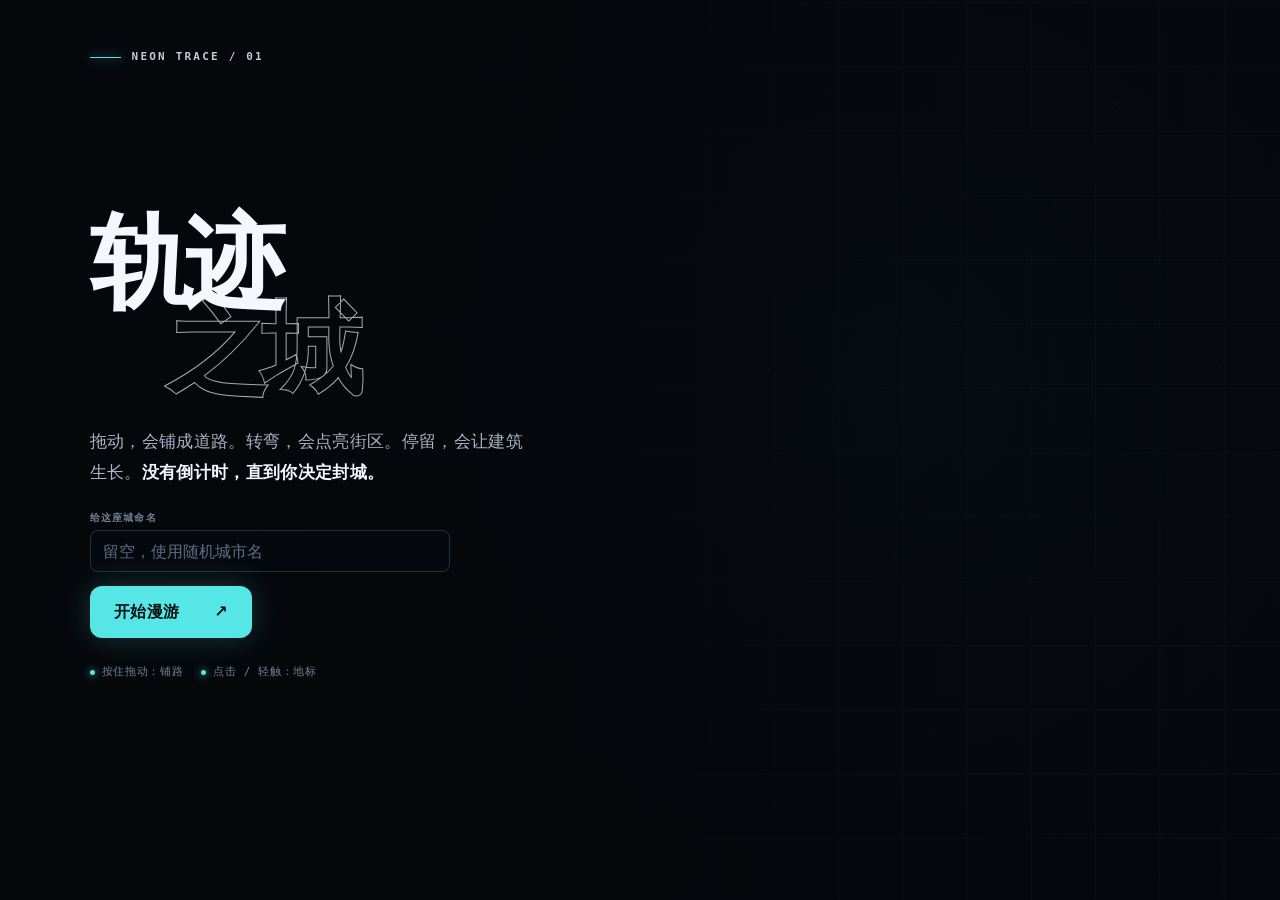
<file: demos/city/index.html>
<!DOCTYPE html>
<html lang="zh-CN">
<head>
  <meta charset="UTF-8">
  <meta name="viewport" content="width=device-width, initial-scale=1.0, maximum-scale=1.0, user-scalable=no, viewport-fit=cover">
  <meta name="theme-color" content="#05070b">
  <title>轨迹之城 · Neon Trace City</title>
  <style>
    :root {
      color-scheme: dark;
      --ink: #f4f7fb;
      --muted: #8995a9;
      --cyan: #57e6e6;
      --cyan-soft: rgba(87, 230, 230, .16);
      --pink: #f261a8;
      --yellow: #f5d76e;
      --night: #05070b;
      --panel: rgba(7, 11, 18, .76);
      --line: rgba(184, 208, 225, .16);
      --radius: 12px;
      font-family: "SF Pro Display", "PingFang SC", "Microsoft YaHei", system-ui, sans-serif;
    }

    * { box-sizing: border-box; }
    html, body { width: 100%; height: 100%; margin: 0; overflow: hidden; background: var(--night); }
    html { touch-action: manipulation; }
    body { color: var(--ink); -webkit-font-smoothing: antialiased; -webkit-tap-highlight-color: transparent; -webkit-touch-callout: none; }
    button, input { font: inherit; }
    button { color: inherit; }
    [hidden] { display: none !important; }

    #city-canvas {
      position: fixed;
      inset: 0;
      width: 100%;
      height: 100%;
      display: block;
      touch-action: none;
      cursor: grab;
      background: #05070b;
    }
    #city-canvas.is-drawing { cursor: grabbing; }

    .screen {
      position: fixed;
      inset: 0;
      z-index: 20;
      display: grid;
      place-items: center;
    }

    .welcome {
      padding: clamp(18px, 4vw, 54px);
      background:
        linear-gradient(90deg, rgba(5, 7, 11, .96) 0%, rgba(5, 7, 11, .82) 47%, rgba(5, 7, 11, .12) 100%);
      place-items: stretch;
      pointer-events: auto;
    }

    .welcome__content {
      position: relative;
      width: min(610px, 92vw);
      min-height: 100%;
      display: flex;
      flex-direction: column;
      justify-content: center;
      align-items: flex-start;
      padding-left: clamp(0px, 3vw, 46px);
    }

    .brand {
      position: absolute;
      top: 0;
      left: clamp(0px, 3vw, 46px);
      display: flex;
      align-items: center;
      gap: 11px;
      color: #bfccd9;
      font: 600 11px/1.1 ui-monospace, "SFMono-Regular", Menlo, monospace;
      letter-spacing: .2em;
      text-transform: uppercase;
    }

    .brand::before {
      content: "";
      width: 31px;
      height: 1px;
      background: var(--cyan);
      box-shadow: 0 0 12px var(--cyan);
    }

    .welcome h1 {
      margin: 0;
      font-size: clamp(58px, 8vw, 116px);
      line-height: .84;
      letter-spacing: -.07em;
      font-weight: 780;
    }

    .welcome h1 span {
      display: block;
      margin-left: clamp(28px, 6vw, 86px);
      color: transparent;
      -webkit-text-stroke: 1px rgba(244, 247, 251, .68);
    }

    .intro {
      width: min(440px, 100%);
      margin: 34px 0 26px;
      color: #a8b4c4;
      font-size: clamp(14px, 1.6vw, 17px);
      line-height: 1.8;
      letter-spacing: .02em;
    }

    .intro strong { color: var(--ink); font-weight: 600; }

    .city-name-field {
      width: min(360px, 100%);
      display: grid;
      gap: 7px;
      margin: 0 0 14px;
    }
    .city-name-field label {
      color: #718096;
      font: 600 10px/1 ui-monospace, "SFMono-Regular", Menlo, monospace;
      letter-spacing: .12em;
      text-transform: uppercase;
    }
    .city-name-field input {
      width: 100%;
      height: 42px;
      padding: 0 12px;
      border: 1px solid rgba(184,208,225,.18);
      border-radius: 8px;
      outline: 0;
      color: var(--ink);
      background: rgba(7,11,18,.68);
      transition: border-color .16s ease, background .16s ease, box-shadow .16s ease;
    }
    .city-name-field input::placeholder { color: #5f6d80; }
    .city-name-field input:focus { border-color: rgba(87,230,230,.62); background: rgba(7,15,23,.86); box-shadow: 0 0 0 3px rgba(87,230,230,.1); }

    .primary, .secondary, .icon-button {
      border: 0;
      border-radius: var(--radius);
      cursor: pointer;
      transition: transform .16s ease, background .16s ease, border-color .16s ease, opacity .16s ease;
      white-space: nowrap;
    }

    .primary:active, .secondary:active, .icon-button:active { transform: scale(.98); }
    .primary:focus-visible, .secondary:focus-visible, .icon-button:focus-visible {
      outline: 2px solid var(--cyan);
      outline-offset: 3px;
    }

    .primary {
      min-height: 52px;
      padding: 0 24px;
      background: var(--cyan);
      color: #071012;
      font-weight: 750;
      letter-spacing: .04em;
      box-shadow: 0 0 32px rgba(87, 230, 230, .22);
    }

    .primary:hover { background: #83f2ef; }
    .primary .arrow { display: inline-block; margin-left: 28px; }

    .secondary {
      min-height: 46px;
      padding: 0 18px;
      color: #dce5ef;
      background: rgba(255,255,255,.055);
      border: 1px solid var(--line);
    }

    .secondary:hover { background: rgba(255,255,255,.1); border-color: rgba(184,208,225,.32); }

    .instruction-row {
      display: flex;
      flex-wrap: wrap;
      gap: 10px 18px;
      margin-top: 26px;
      color: #748196;
      font: 500 11px/1.4 ui-monospace, "SFMono-Regular", Menlo, monospace;
      letter-spacing: .06em;
    }

    .instruction-row span { display: inline-flex; align-items: center; gap: 7px; }
    .instruction-row i { width: 5px; height: 5px; border-radius: 50%; background: var(--cyan); box-shadow: 0 0 8px var(--cyan); }

    .recent {
      margin-top: 26px;
      width: min(470px, 100%);
    }

    .recent__head {
      display: flex;
      align-items: center;
      justify-content: space-between;
      gap: 16px;
      margin-bottom: 8px;
    }

    .recent__label {
      color: #596679;
      font: 600 10px/1 ui-monospace, "SFMono-Regular", Menlo, monospace;
      letter-spacing: .16em;
      text-transform: uppercase;
    }

    .recent__clear {
      padding: 2px 0;
      border: 0;
      color: #667386;
      background: transparent;
      cursor: pointer;
      font-size: 10px;
      letter-spacing: .08em;
    }
    .recent__clear:hover { color: var(--pink); }

    .recent__list { display: flex; gap: 8px; overflow-x: auto; padding: 2px 2px 5px; scrollbar-width: none; }
    .recent__list::-webkit-scrollbar { display: none; }
    .recent-city {
      position: relative;
      flex: 0 0 auto;
      border: 1px solid var(--line);
      border-radius: 9px;
      background: rgba(10,15,24,.7);
      overflow: hidden;
      transition: border-color .16s ease, background .16s ease;
    }
    .recent-city:hover { border-color: rgba(87,230,230,.42); background: rgba(12,22,30,.82); }
    .recent-city__open {
      min-height: 38px;
      padding: 8px 34px 8px 12px;
      border: 0;
      color: #9eacbd;
      background: transparent;
      cursor: pointer;
      font-size: 11px;
      white-space: nowrap;
    }
    .recent-city__open:hover { color: var(--cyan); }
    .recent-city__delete {
      position: absolute;
      top: 50%;
      right: 6px;
      width: 24px;
      height: 24px;
      padding: 0;
      border: 0;
      border-radius: 6px;
      color: #657286;
      background: transparent;
      cursor: pointer;
      font-size: 16px;
      line-height: 1;
      transform: translateY(-50%);
    }
    .recent-city__delete:hover { color: #ffd3e6; background: rgba(242,97,168,.13); }

    .hud {
      position: fixed;
      z-index: 10;
      top: max(14px, var(--safe-area-inset-top, env(safe-area-inset-top, 0px)));
      left: 16px;
      right: 16px;
      display: flex;
      align-items: flex-start;
      justify-content: space-between;
      gap: 14px;
      pointer-events: none;
    }

    .hud__identity, .hud__cluster {
      pointer-events: auto;
      background: var(--panel);
      border: 1px solid var(--line);
      box-shadow: 0 14px 40px rgba(0,0,0,.22);
      backdrop-filter: blur(16px);
      -webkit-backdrop-filter: blur(16px);
    }

    .hud__identity {
      min-width: 190px;
      padding: 12px 14px 11px;
      border-radius: var(--radius);
    }

    .hud__eyebrow {
      color: #647286;
      font: 600 9px/1 ui-monospace, "SFMono-Regular", Menlo, monospace;
      letter-spacing: .17em;
      text-transform: uppercase;
    }

    .hud__name { margin-top: 6px; font-size: 16px; font-weight: 680; letter-spacing: .05em; }

    .hud__cluster { display: flex; align-items: stretch; border-radius: var(--radius); overflow: hidden; }
    .metric { min-width: 74px; padding: 10px 14px; border-right: 1px solid var(--line); }
    .metric__value { font: 600 17px/1 ui-monospace, "SFMono-Regular", Menlo, monospace; }
    .metric__label { margin-top: 6px; color: #6f7d91; font-size: 9px; letter-spacing: .13em; }

    .seal-button {
      min-width: 84px;
      padding: 0 18px;
      border: 0;
      border-radius: 0;
      color: #061012;
      background: var(--cyan);
      cursor: pointer;
      font-weight: 760;
      letter-spacing: .08em;
    }
    .seal-button:hover { background: #83f2ef; }

    .pause-button {
      min-width: 76px;
      padding: 0 15px;
      border: 0;
      border-right: 1px solid var(--line);
      border-radius: 0;
      color: #c9d5e2;
      background: rgba(255,255,255,.045);
      cursor: pointer;
      font-weight: 650;
      letter-spacing: .06em;
    }
    .pause-button:hover { background: rgba(255,255,255,.09); }
    .pause-button[aria-pressed="true"] { color: var(--yellow); background: rgba(245,215,110,.09); }
    .history-button {
      min-width: 62px;
      padding: 0 12px;
      border: 0;
      border-right: 1px solid var(--line);
      border-radius: 0;
      color: #aebdcd;
      background: rgba(255,255,255,.035);
      cursor: pointer;
      font-weight: 620;
      letter-spacing: .06em;
    }
    .history-button:hover { color: var(--cyan); background: rgba(255,255,255,.09); }
    .history-button:disabled { color: #566273; background: rgba(255,255,255,.02); cursor: not-allowed; }

    .home-button {
      min-width: 92px;
      padding: 0 12px;
      border: 0;
      border-right: 1px solid var(--line);
      border-radius: 0;
      color: #aebdcd;
      background: rgba(255,255,255,.035);
      cursor: pointer;
      font-weight: 620;
      letter-spacing: .04em;
    }
    .home-button:hover { color: var(--cyan); background: rgba(255,255,255,.09); }

    .zoom-controls { display: flex; align-items: stretch; border-right: 1px solid var(--line); }
    .zoom-button, .zoom-level {
      min-width: 38px;
      padding: 0 9px;
      border: 0;
      border-left: 1px solid var(--line);
      color: #c9d5e2;
      background: rgba(255,255,255,.045);
      text-align: center;
      cursor: pointer;
      font: 650 16px/1 ui-monospace, "SFMono-Regular", Menlo, monospace;
    }
    .zoom-button:hover { background: rgba(255,255,255,.09); color: var(--cyan); }
    .zoom-level { min-width: 50px; color: #7f8da1; cursor: default; font-size: 10px; }

    .custom-panel {
      position: fixed;
      z-index: 12;
      top: 82px;
      right: 16px;
      width: min(300px, calc(100vw - 32px));
      padding: 16px;
      border: 1px solid var(--line);
      border-radius: var(--radius);
      background: rgba(7, 11, 18, .92);
      box-shadow: 0 18px 46px rgba(0,0,0,.35);
      backdrop-filter: blur(18px);
      -webkit-backdrop-filter: blur(18px);
    }
    .custom-panel__head { display: flex; align-items: center; justify-content: space-between; margin-bottom: 14px; }
    .custom-panel__title { color: var(--ink); font-size: 13px; font-weight: 700; letter-spacing: .08em; }
    .custom-panel__close { width: 26px; height: 26px; border: 0; border-radius: 6px; color: #91a0b3; background: transparent; cursor: pointer; font-size: 18px; line-height: 1; }
    .custom-panel__close:hover { color: var(--pink); background: rgba(242,97,168,.1); }
    .custom-field { display: grid; gap: 7px; margin-top: 13px; }
    .custom-field label { display: flex; justify-content: space-between; color: #93a1b3; font-size: 11px; }
    .custom-field output { color: var(--cyan); font: 600 10px ui-monospace, monospace; }
    .custom-field select, .custom-field input[type="range"] { width: 100%; }
    .custom-field select { min-height: 34px; padding: 0 9px; border: 1px solid var(--line); border-radius: 7px; color: #dce5ef; background: #101722; }
    .custom-field input[type="range"] { accent-color: var(--cyan); }
    .custom-panel__note { margin: 14px 0 0; color: #647286; font-size: 10px; line-height: 1.5; }
    .custom-button { min-width: 68px; padding: 0 12px; border: 0; border-right: 1px solid var(--line); border-radius: 0; color: #c9d5e2; background: rgba(255,255,255,.045); cursor: pointer; font-weight: 650; letter-spacing: .06em; }
    .custom-button:hover, .custom-button[aria-expanded="true"] { color: var(--cyan); background: rgba(255,255,255,.09); }

    .achievement-button {
      min-width: 60px;
      padding: 0 10px;
      border: 0;
      border-right: 1px solid var(--line);
      border-radius: 0;
      color: #c9d5e2;
      background: rgba(255,255,255,.045);
      cursor: pointer;
      font-weight: 650;
      letter-spacing: .06em;
    }
    .achievement-button:hover, .achievement-button[aria-expanded="true"] { color: var(--yellow); background: rgba(255,255,255,.09); }

    .achievement-panel {
      position: fixed;
      z-index: 12;
      top: 82px;
      right: 16px;
      width: min(310px, calc(100vw - 32px));
      padding: 15px;
      border: 1px solid var(--line);
      border-radius: var(--radius);
      background: rgba(7, 11, 18, .94);
      box-shadow: 0 18px 46px rgba(0,0,0,.35);
      backdrop-filter: blur(18px);
      -webkit-backdrop-filter: blur(18px);
    }
    .achievement-panel__head { display: flex; align-items: baseline; justify-content: space-between; gap: 12px; margin-bottom: 11px; }
    .achievement-panel__title { color: var(--ink); font-size: 13px; font-weight: 700; letter-spacing: .08em; }
    .achievement-panel__count { color: #7f8da1; font: 600 10px/1 ui-monospace, monospace; }
    .achievement-panel__close { width: 26px; height: 26px; margin: -5px -5px -5px 0; border: 0; border-radius: 6px; color: #91a0b3; background: transparent; cursor: pointer; font-size: 18px; line-height: 1; }
    .achievement-panel__close:hover { color: var(--pink); background: rgba(242,97,168,.1); }
    .achievement-list { display: grid; gap: 6px; margin: 0; padding: 0; list-style: none; }
    .achievement-item { display: grid; grid-template-columns: 20px 1fr; gap: 8px; align-items: center; min-height: 42px; padding: 7px 8px; border: 1px solid rgba(184,208,225,.1); border-radius: 8px; color: #6d7b8f; background: rgba(255,255,255,.025); }
    .achievement-item__mark { display: grid; place-items: center; width: 19px; height: 19px; border: 1px solid rgba(184,208,225,.18); border-radius: 50%; color: #637084; font: 700 10px/1 ui-monospace, monospace; }
    .achievement-item__name { color: #8491a3; font-size: 11px; font-weight: 650; }
    .achievement-item__hint { margin-top: 3px; color: #596779; font-size: 9px; line-height: 1.35; }
    .achievement-item.is-unlocked { border-color: rgba(245,215,110,.28); background: rgba(245,215,110,.06); }
    .achievement-item.is-unlocked .achievement-item__mark { border-color: rgba(245,215,110,.7); color: var(--yellow); box-shadow: 0 0 10px rgba(245,215,110,.18); }
    .achievement-item.is-unlocked .achievement-item__name { color: #f5d76e; }
    .achievement-item.is-unlocked .achievement-item__hint { color: #a99563; }

    .pause-indicator {
      position: fixed;
      z-index: 9;
      left: 50%;
      top: 50%;
      transform: translate(-50%, -50%);
      padding: 8px 12px;
      border: 1px solid rgba(245,215,110,.2);
      border-radius: 999px;
      color: #d9c47b;
      background: rgba(5,9,15,.76);
      backdrop-filter: blur(12px);
      font: 600 10px/1 ui-monospace, "SFMono-Regular", Menlo, monospace;
      letter-spacing: .14em;
      pointer-events: none;
    }

    .hint {
      position: fixed;
      z-index: 9;
      left: 50%;
      bottom: max(20px, var(--safe-area-inset-bottom, env(safe-area-inset-bottom, 0px)));
      transform: translateX(-50%);
      display: flex;
      align-items: center;
      gap: 10px;
      padding: 9px 13px;
      border: 1px solid rgba(184,208,225,.12);
      border-radius: 999px;
      color: #8794a6;
      background: rgba(7,11,18,.7);
      backdrop-filter: blur(12px);
      font-size: 11px;
      pointer-events: none;
      transition: opacity .5s ease;
    }
    .hint::before { content: ""; width: 5px; height: 5px; border-radius: 50%; background: var(--cyan); box-shadow: 0 0 9px var(--cyan); }
    .hint.is-faded { opacity: 0; }

    /* Achievement UI stays intentionally tiny: one line, one item, no interaction capture. */
    .achievement {
      position: fixed;
      z-index: 30;
      right: 16px;
      bottom: max(16px, var(--safe-area-inset-bottom, env(safe-area-inset-bottom, 0px)));
      max-width: min(280px, calc(100vw - 32px));
      min-height: 32px;
      display: flex;
      align-items: center;
      gap: 9px;
      padding: 7px 11px;
      border: 1px solid rgba(87,230,230,.24);
      border-radius: 9px;
      color: #cdd8e4;
      background: rgba(5,9,15,.88);
      box-shadow: 0 8px 24px rgba(0,0,0,.22);
      backdrop-filter: blur(12px);
      pointer-events: none;
      opacity: 0;
      transform: translateY(6px);
      transition: opacity .18s ease, transform .18s ease;
      font-size: 11px;
      white-space: nowrap;
      overflow: hidden;
      text-overflow: ellipsis;
    }
    .achievement.is-visible { opacity: 1; transform: translateY(0); }
    .achievement__mark { flex: 0 0 auto; width: 6px; height: 6px; border-radius: 50%; background: var(--cyan); box-shadow: 0 0 9px var(--cyan); }
    .achievement strong { color: var(--cyan); font-size: 9px; letter-spacing: .1em; }

    .result {
      z-index: 40;
      padding: clamp(14px, 3vw, 32px);
      background: rgba(3,5,8,.9);
      backdrop-filter: blur(18px);
      overflow: auto;
    }

    .result__layout {
      width: min(1040px, 100%);
      min-height: min(680px, calc(100dvh - 40px));
      display: grid;
      grid-template-columns: minmax(280px, .78fr) minmax(320px, 1fr);
      gap: clamp(24px, 5vw, 72px);
      align-items: center;
    }

    .poster-wrap {
      position: relative;
      width: min(100%, 430px);
      aspect-ratio: 4 / 5;
      justify-self: end;
      border: 1px solid rgba(184,208,225,.2);
      background: #05070b;
      box-shadow: 0 30px 100px rgba(0,0,0,.5), 0 0 60px rgba(87,230,230,.06);
      overflow: hidden;
    }
    #poster-canvas { width: 100%; height: 100%; display: block; }

    .result__copy { max-width: 440px; }
    .result__kicker { color: var(--cyan); font: 600 10px/1 ui-monospace, "SFMono-Regular", Menlo, monospace; letter-spacing: .2em; }
    .result h2 { margin: 16px 0 18px; font-size: clamp(42px, 6vw, 72px); line-height: .96; letter-spacing: -.055em; }
    .result__summary { margin: 0 0 28px; color: #94a2b4; line-height: 1.75; }
    .result__stats { display: grid; grid-template-columns: repeat(3, 1fr); border-top: 1px solid var(--line); border-bottom: 1px solid var(--line); }
    .result-stat { padding: 17px 6px 16px 0; }
    .result-stat b { display: block; color: var(--ink); font: 600 23px/1 ui-monospace, "SFMono-Regular", Menlo, monospace; }
    .result-stat span { display: block; margin-top: 8px; color: #67758a; font-size: 10px; letter-spacing: .12em; }
    .result__actions { display: grid; grid-template-columns: 1fr 1fr; gap: 10px; margin-top: 22px; }
    .result__actions .primary, .result__actions .secondary { width: 100%; min-height: 48px; }
    .result__actions .restart { grid-column: 1 / -1; }
    .share-fallback { margin-top: 12px; }
    .share-fallback label { display: block; margin-bottom: 6px; color: #7f8da0; font-size: 11px; }
    .share-fallback input { width: 100%; height: 40px; padding: 0 10px; border: 1px solid var(--line); border-radius: 8px; color: #b9c5d3; background: rgba(255,255,255,.04); }

    .sr-only { position: absolute; width: 1px; height: 1px; padding: 0; margin: -1px; overflow: hidden; clip: rect(0,0,0,0); white-space: nowrap; border: 0; }

    @media (max-width: 720px) {
      .welcome { background: linear-gradient(180deg, rgba(5,7,11,.9), rgba(5,7,11,.73)); padding: max(20px, var(--safe-area-inset-top, env(safe-area-inset-top, 0px))) 20px max(20px, var(--safe-area-inset-bottom, env(safe-area-inset-bottom, 0px))); }
      .welcome__content { width: 100%; padding: 0; justify-content: flex-end; padding-bottom: 6vh; }
      .brand { left: 0; top: 4px; }
      .welcome h1 { font-size: clamp(54px, 19vw, 78px); }
      .welcome h1 span { margin-left: 13vw; }
      .intro { margin: 25px 0 20px; font-size: 14px; line-height: 1.72; }
      .city-name-field { margin-bottom: 12px; }
      .primary { min-height: 50px; }
      .instruction-row { margin-top: 18px; }
      .recent { margin-top: 18px; }
      /* Dynamic-island devices may report a zero CSS safe-area inset in the
         embedded browser. Keep the HUD below the physical cutout anyway. */
      .hud { top: max(56px, calc(var(--safe-area-inset-top, env(safe-area-inset-top, 0px)) + 12px)); left: 8px; right: 8px; gap: 7px; }
      .hud { overflow: visible; }
      .hud__identity { min-width: 0; padding: 10px 11px; flex: 1 1 auto; }
      .hud__cluster { min-width: 0; max-width: calc(100vw - 16px); overflow-x: auto; overflow-y: hidden; scrollbar-width: none; }
      .hud__cluster::-webkit-scrollbar { display: none; }
      .hud__name { max-width: 130px; overflow: hidden; white-space: nowrap; text-overflow: ellipsis; font-size: 13px; }
      .hud__eyebrow { font-size: 8px; }
      .metric { min-width: 30px; padding: 9px 4px; text-align: center; }
      .metric:nth-child(2) { display: none; }
      .metric__value { font-size: 14px; }
      .metric__label { font-size: 8px; letter-spacing: .04em; }
      .seal-button { min-width: 46px; padding: 0 5px; font-size: 12px; }
      .pause-button { min-width: 38px; padding: 0 4px; font-size: 11px; }
      .history-button { min-width: 30px; padding: 0 2px; font-size: 10px; }
      .home-button { min-width: 54px; padding: 0 4px; font-size: 10px; }
      .custom-button { min-width: 34px; padding: 0 3px; font-size: 10px; }
      .achievement-button { min-width: 34px; padding: 0 3px; font-size: 10px; }
      .zoom-button { min-width: 18px; padding: 0 1px; font-size: 14px; }
      .zoom-level { min-width: 22px; padding: 0; font-size: 9px; }
      .custom-panel { top: 74px; right: 8px; width: min(292px, calc(100vw - 16px)); }
      .achievement-panel { top: 74px; right: 8px; width: min(292px, calc(100vw - 16px)); }
      .hint { bottom: max(13px, var(--safe-area-inset-bottom, env(safe-area-inset-bottom, 0px))); font-size: 10px; }
      .achievement { right: 10px; bottom: max(10px, var(--safe-area-inset-bottom, env(safe-area-inset-bottom, 0px))); min-height: 28px; padding: 6px 9px; max-width: calc(100vw - 20px); font-size: 10px; }
      .result { display: block; padding: max(16px, var(--safe-area-inset-top, env(safe-area-inset-top, 0px))) 16px max(20px, var(--safe-area-inset-bottom, env(safe-area-inset-bottom, 0px))); }
      .result__layout { display: flex; flex-direction: column; min-height: auto; gap: 24px; }
      .poster-wrap { width: min(74vw, 310px); flex: 0 0 auto; align-self: center; }
      .result__copy { width: 100%; max-width: 520px; }
      .result h2 { font-size: 38px; margin: 10px 0 10px; }
      .result__summary { margin-bottom: 16px; font-size: 13px; line-height: 1.6; }
      .result-stat { padding: 13px 4px 12px 0; }
      .result-stat b { font-size: 18px; }
      .result__actions { margin-top: 16px; }
    }

    /* Landscape phones can be wider than 720px, so use pointer/height as a
       second guard for the same dynamic-island obstruction. */
    @media (pointer: coarse) and (max-height: 600px) {
      .hud { top: max(52px, calc(var(--safe-area-inset-top, env(safe-area-inset-top, 0px)) + 10px)); }
    }

    @media (max-height: 690px) and (max-width: 720px) {
      .welcome__content { padding-bottom: 0; }
      .welcome h1 { font-size: 52px; }
      .intro { margin: 18px 0 14px; }
      .instruction-row, .recent { margin-top: 12px; }
      .result__layout { flex-direction: row; align-items: center; }
      .poster-wrap { width: min(41vw, 260px); }
      .result h2 { font-size: 34px; }
    }

    @media (prefers-reduced-motion: reduce) {
      *, *::before, *::after { animation-duration: .01ms !important; transition-duration: .01ms !important; }
    }
  </style>
</head>
<body>
  <canvas id="city-canvas" aria-label="一座由你的鼠标或手指轨迹生成的霓虹城市"></canvas>

  <section class="screen welcome" id="welcome" aria-labelledby="welcome-title">
    <div class="welcome__content">
      <div class="brand">Neon Trace / 01</div>
      <h1 id="welcome-title">轨迹<span>之城</span></h1>
      <p class="intro">拖动，会铺成道路。转弯，会点亮街区。停留，会让建筑生长。<strong>没有倒计时，直到你决定封城。</strong></p>
      <div class="city-name-field">
        <label for="city-name-input">给这座城命名</label>
        <input id="city-name-input" type="text" maxlength="18" autocomplete="off" placeholder="留空，使用随机城市名">
      </div>
      <button class="primary" id="start-button">开始漫游 <span class="arrow">↗</span></button>
      <div class="instruction-row" aria-label="操作说明">
        <span><i></i> 按住拖动：铺路</span>
        <span><i></i> 点击 / 轻触：地标</span>
      </div>
      <div class="recent" id="recent" hidden>
        <div class="recent__head">
          <div class="recent__label">Recently sealed</div>
          <button class="recent__clear" id="recent-clear" type="button">清空记录</button>
        </div>
        <div class="recent__list" id="recent-list"></div>
      </div>
    </div>
  </section>

  <header class="hud" id="hud" hidden>
    <div class="hud__identity">
      <div class="hud__eyebrow">Live city / <span id="city-code">0000</span></div>
      <div class="hud__name" id="city-name">未眠区</div>
    </div>
    <div class="hud__cluster">
      <div class="metric"><div class="metric__value" id="road-count">0</div><div class="metric__label">道路</div></div>
      <div class="metric"><div class="metric__value" id="block-count">0</div><div class="metric__label">街区</div></div>
      <div class="metric"><div class="metric__value" id="landmark-count">0</div><div class="metric__label">地标</div></div>
      <div class="zoom-controls" aria-label="画布缩放">
        <button class="zoom-button" id="zoom-out" type="button" aria-label="缩小">−</button>
        <span class="zoom-level" id="zoom-level" aria-live="polite">100%</span>
        <button class="zoom-button" id="zoom-in" type="button" aria-label="放大">＋</button>
      </div>
      <button class="history-button" id="undo-button" type="button" disabled>撤回</button>
      <button class="history-button" id="restart-button-hud" type="button">重来</button>
      <button class="home-button" id="save-home-button" type="button" title="保存当前城市并返回主页">保存·主页</button>
      <button class="achievement-button" id="achievement-button" type="button" aria-expanded="false" aria-controls="achievement-panel">成就</button>
      <button class="custom-button" id="custom-button" type="button" aria-expanded="false" aria-controls="custom-panel">自定义</button>
      <button class="pause-button" id="pause-button" type="button" aria-pressed="false">暂停</button>
      <button class="seal-button" id="seal-button">封城</button>
    </div>
  </header>

  <aside class="custom-panel" id="custom-panel" hidden aria-label="城市自定义设置">
    <div class="custom-panel__head">
      <div class="custom-panel__title">城市自定义</div>
      <button class="custom-panel__close" id="custom-close" type="button" aria-label="关闭自定义面板">×</button>
    </div>
    <div class="custom-field">
      <label for="district-style">区域风格</label>
      <select id="district-style">
        <option value="auto">自动分区</option>
        <option value="core">核心区</option>
        <option value="commercial">商业区 / 美食街</option>
        <option value="residential">居住区</option>
        <option value="park">公园区</option>
      </select>
    </div>
    <div class="custom-field">
      <label for="traffic-density"><span>车辆密度</span><output id="traffic-value">100%</output></label>
      <input id="traffic-density" type="range" min="0" max="200" step="10" value="100">
    </div>
    <div class="custom-field">
      <label for="crowd-density"><span>人流量</span><output id="crowd-value">100%</output></label>
      <input id="crowd-density" type="range" min="0" max="200" step="10" value="100">
    </div>
    <p class="custom-panel__note">设置会立即应用，也会随分享链接保存。</p>
  </aside>

  <aside class="achievement-panel" id="achievement-panel" hidden aria-label="已获得成就">
    <div class="achievement-panel__head">
      <div class="achievement-panel__title">城市成就</div>
      <span class="achievement-panel__count" id="achievement-count">0 / 5</span>
      <button class="achievement-panel__close" id="achievement-close" type="button" aria-label="关闭成就面板">×</button>
    </div>
    <ul class="achievement-list" id="achievement-list"></ul>
  </aside>

  <div class="hint" id="hint" hidden>按住鼠标或屏幕拖动来铺路</div>
  <div class="pause-indicator" id="pause-indicator" hidden>城市暂停生长</div>
  <div class="achievement" id="achievement" role="status" aria-live="polite">
    <span class="achievement__mark"></span>
    <strong>ACHIEVED</strong>
    <span id="achievement-text"></span>
  </div>

  <section class="screen result" id="result" hidden aria-labelledby="result-title">
    <div class="result__layout">
      <div class="poster-wrap"><canvas id="poster-canvas" width="1200" height="1500"></canvas></div>
      <div class="result__copy">
        <div class="result__kicker">CITY SEALED · <span id="result-code">0000</span></div>
        <h2 id="result-title">你的城市，<br>今晚落成。</h2>
        <p class="result__summary" id="result-summary">每一条路都来自一次犹豫或一次决定。现在，它们有了灯光。</p>
        <div class="result__stats">
          <div class="result-stat"><b id="result-roads">0</b><span>条道路</span></div>
          <div class="result-stat"><b id="result-blocks">0</b><span>个街区</span></div>
          <div class="result-stat"><b id="result-landmarks">0</b><span>座地标</span></div>
        </div>
        <div class="result__actions">
          <button class="primary" id="download-button">保存海报到相册</button>
          <button class="secondary" id="share-button">显示分享链接</button>
          <button class="secondary restart" id="restart-button">重新开始一座城</button>
        </div>
        <div class="share-fallback" id="share-fallback" hidden>
          <label for="share-url">长按或选中下面的链接复制</label>
          <input id="share-url" readonly>
        </div>
      </div>
    </div>
  </section>

  <div class="sr-only" id="live-status" aria-live="polite"></div>

  <script src="./app.js"></script>

</body>
</html>
</file>
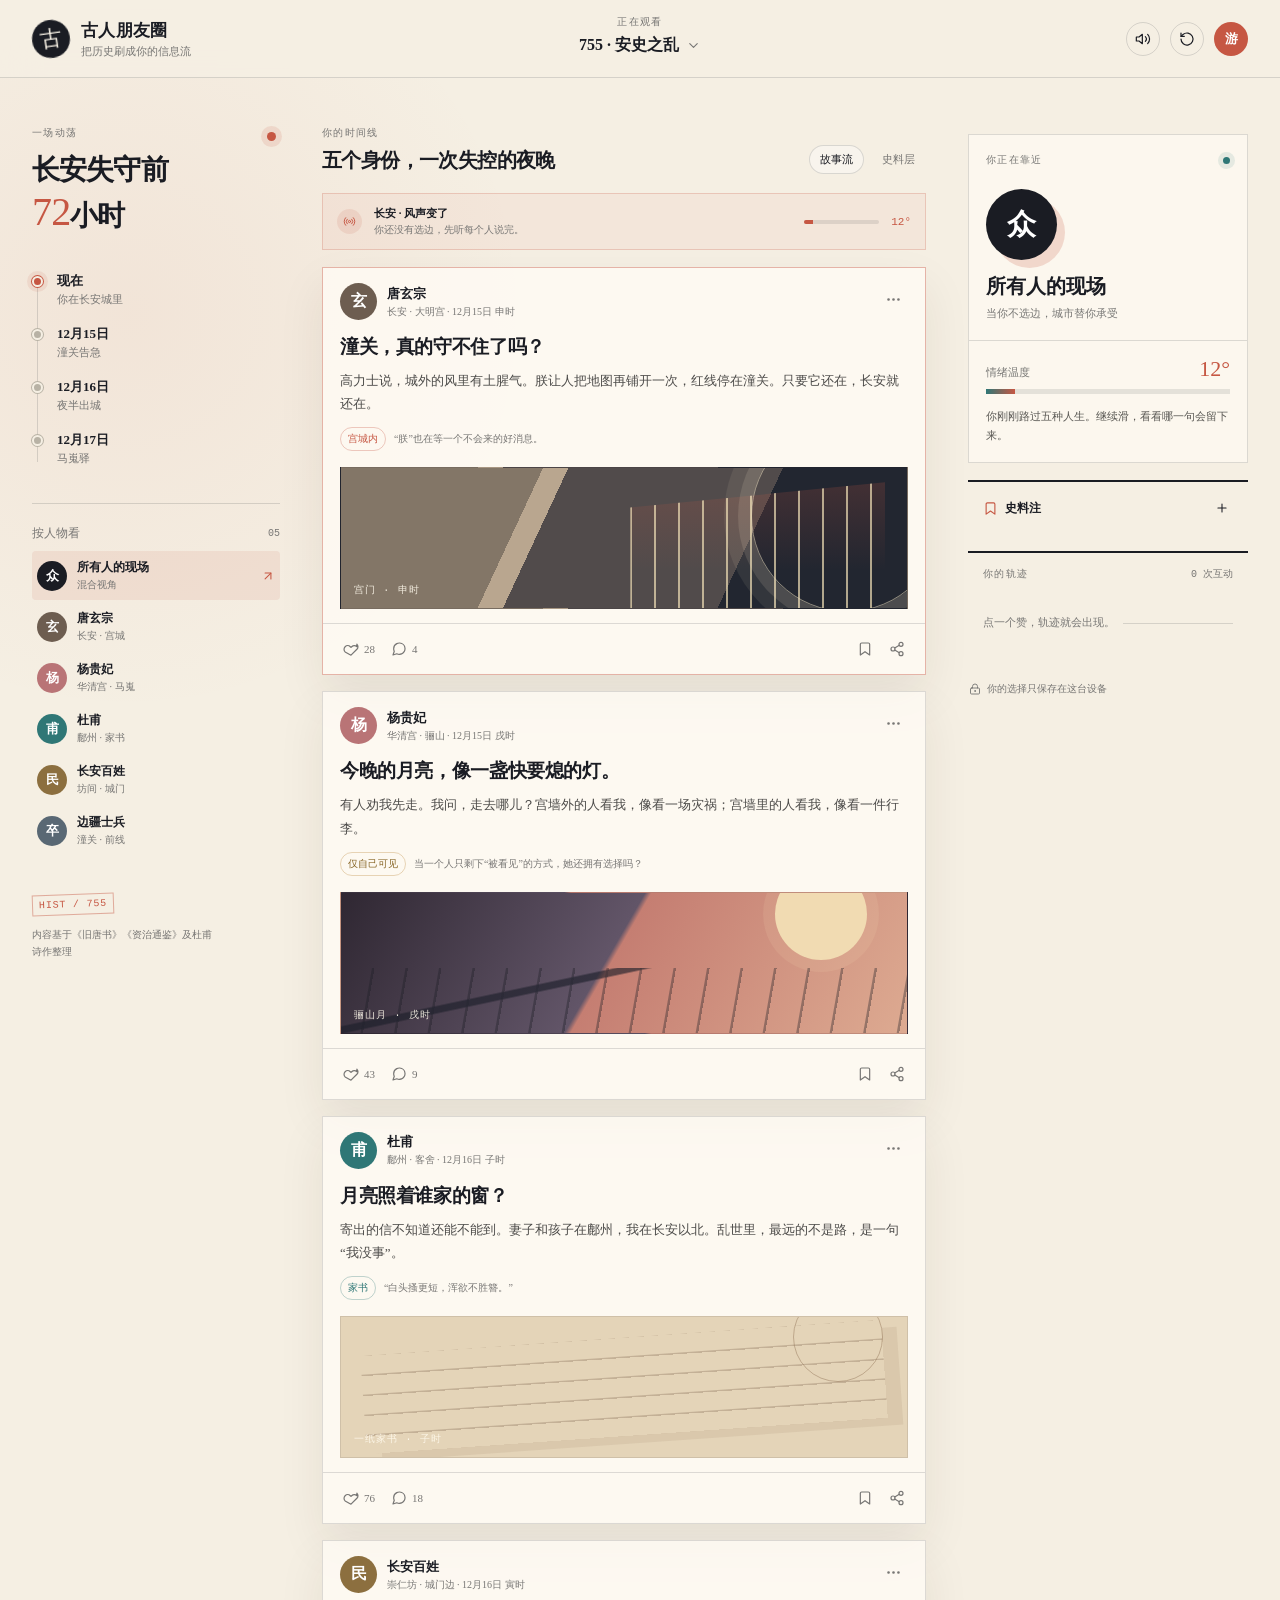
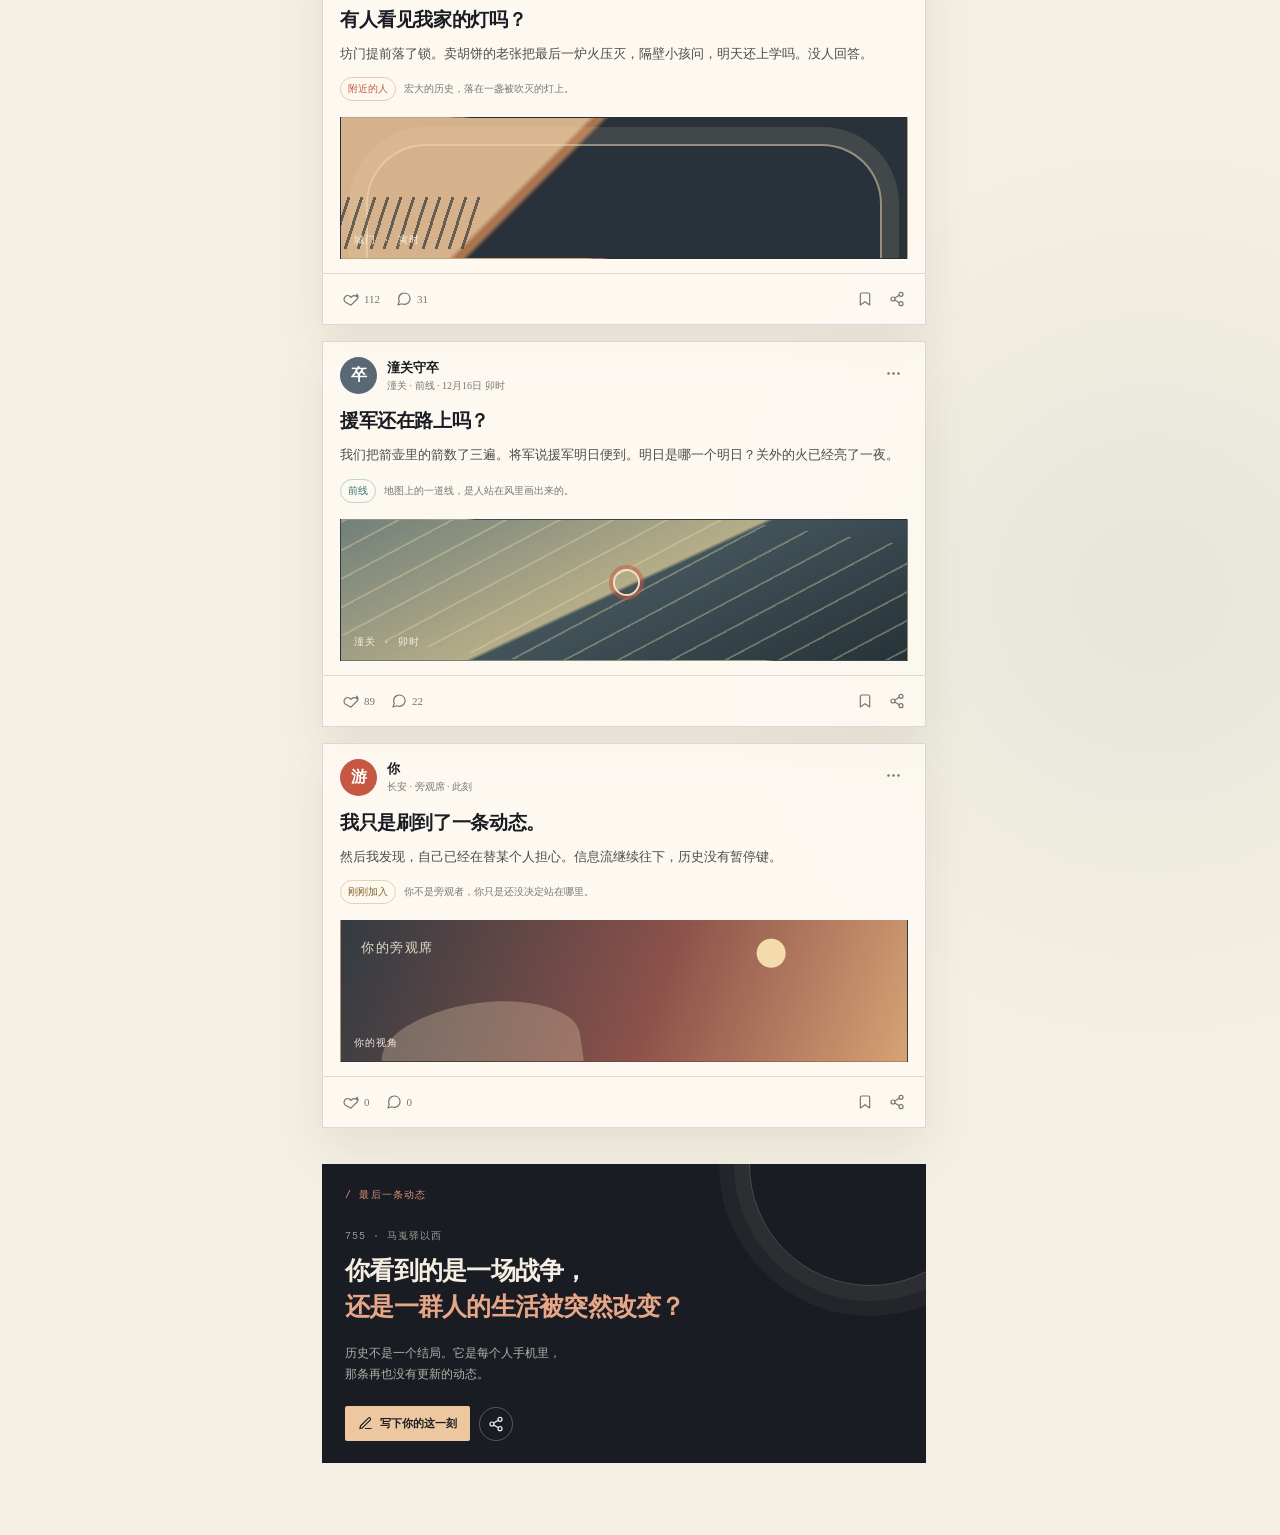
<file: demos/history/index.html>
<!doctype html>
<html lang="zh-CN">
  <head>
    <meta charset="UTF-8" />
    <meta name="viewport" content="width=device-width, initial-scale=1.0, maximum-scale=1.0, user-scalable=no, viewport-fit=cover" />
    <meta name="theme-color" content="#f5efe3" />
    <title>古人朋友圈 · 历史信息流</title>
    <link rel="stylesheet" href="./styles.css" />
  </head>
  <body>
    <div class="app-shell">
      <header class="topbar">
        <div class="brand-lockup">
          <span class="brand-mark" aria-hidden="true">古</span>
          <div>
            <p class="brand-name">古人朋友圈</p>
            <p class="brand-subtitle">把历史刷成你的信息流</p>
          </div>
        </div>
        <div class="event-switcher">
          <span class="eyebrow">正在观看</span>
          <button class="event-button" id="eventButton" type="button" title="切换历史事件" aria-expanded="false">
            <span id="eventLabel">755 · 安史之乱</span>
            <i data-lucide="chevron-down" aria-hidden="true"></i>
          </button>
          <div class="event-menu" id="eventMenu" aria-label="历史事件列表"></div>
        </div>
        <div class="topbar-actions">
          <button class="icon-button" id="soundButton" type="button" aria-label="切换环境音" title="切换环境音">
            <i data-lucide="volume-2" aria-hidden="true"></i>
          </button>
          <button class="icon-button" id="resetButton" type="button" aria-label="重置体验" title="重置体验">
            <i data-lucide="rotate-ccw" aria-hidden="true"></i>
          </button>
          <div class="profile-dot" title="访客模式">游</div>
        </div>
      </header>

      <main class="workspace">
        <aside class="left-rail">
          <div class="rail-heading">
            <div>
              <span class="eyebrow" id="eventKicker">一场动荡</span>
              <h1 id="eventTitle">长安失守前<br /><em>72</em>小时</h1>
            </div>
            <span class="live-dot" title="故事正在发生"></span>
          </div>

          <div class="timeline" id="timeline" aria-label="历史时间轴"></div>

          <div class="rail-divider"></div>
          <div class="rail-section-title">
            <span>按人物看</span>
            <span class="mini-count" id="profileCount">05</span>
          </div>
          <div class="people-list" id="peopleList">
            <button class="person-filter is-active" type="button" data-person="all">
              <span class="mini-portrait all-portrait">众</span>
              <span><b>所有人的现场</b><small>混合视角</small></span>
              <i data-lucide="arrow-up-right" aria-hidden="true"></i>
            </button>
            <button class="person-filter" type="button" data-person="xuanzong">
              <span class="mini-portrait xuanzong-portrait">玄</span>
              <span><b>唐玄宗</b><small>长安 · 宫城</small></span>
            </button>
            <button class="person-filter" type="button" data-person="yang">
              <span class="mini-portrait yang-portrait">杨</span>
              <span><b>杨贵妃</b><small>华清宫 · 马嵬</small></span>
            </button>
            <button class="person-filter" type="button" data-person="dufu">
              <span class="mini-portrait dufu-portrait">甫</span>
              <span><b>杜甫</b><small>鄜州 · 家书</small></span>
            </button>
            <button class="person-filter" type="button" data-person="people">
              <span class="mini-portrait people-portrait">民</span>
              <span><b>长安百姓</b><small>坊间 · 城门</small></span>
            </button>
            <button class="person-filter" type="button" data-person="soldier">
              <span class="mini-portrait soldier-portrait">卒</span>
              <span><b>边疆士兵</b><small>潼关 · 前线</small></span>
            </button>
          </div>

          <div class="rail-footer">
            <span class="archive-stamp">HIST / 755</span>
            <p>内容基于《旧唐书》《资治通鉴》及杜甫诗作整理</p>
          </div>
        </aside>

        <section class="feed-column" aria-label="古人朋友圈信息流">
          <div class="feed-toolbar">
            <div>
              <span class="eyebrow">你的时间线</span>
              <p class="feed-intro" id="feedIntro">五个身份，一次失控的夜晚</p>
            </div>
            <div class="toolbar-actions">
              <button class="filter-button is-active" type="button" data-sort="story">故事流</button>
              <button class="filter-button" type="button" data-sort="chronicle">史料层</button>
            </div>
          </div>

          <div class="signal-strip">
            <div class="signal-icon"><i data-lucide="radio" aria-hidden="true"></i></div>
            <div class="signal-copy"><b id="signalTitle">长安 · 风声变了</b><span id="signalText">你还没有选边，先听每个人说完。</span></div>
            <div class="signal-meter"><span id="signalMeterFill"></span></div>
            <span class="signal-value" id="signalValue">12°</span>
          </div>

          <div class="feed-list" id="feedList"></div>

          <section class="ending-card" id="endingCard">
            <div class="ending-flare">/ 最后一条动态</div>
            <div class="ending-main">
              <p class="ending-kicker" id="endingKicker">755 · 马嵬驿以西</p>
              <h2 id="endingTitle">你看到的是一场战争，<br /><em>还是一群人的生活被突然改变？</em></h2>
              <p class="ending-note" id="endingNote">历史不是一个结局。它是每个人手机里，<br />那条再也没有更新的动态。</p>
            </div>
            <div class="ending-actions">
              <button class="primary-button" id="reflectionButton" type="button"><i data-lucide="pen-line" aria-hidden="true"></i><span>写下你的这一刻</span></button>
              <button class="ghost-button" id="shareEndingButton" type="button" aria-label="分享这段历史" title="分享这段历史"><i data-lucide="share-2" aria-hidden="true"></i></button>
            </div>
          </section>
        </section>

        <aside class="right-panel">
          <section class="proximity-panel">
            <div class="panel-topline"><span class="eyebrow">你正在靠近</span><span class="pulse-mark"></span></div>
            <div class="proximity-portrait" id="proximityPortrait">众</div>
            <p class="proximity-name" id="proximityName">所有人的现场</p>
            <p class="proximity-role" id="proximityRole">当你不选边，城市替你承受</p>
            <div class="proximity-rule"></div>
            <div class="proximity-stat-row"><span>情绪温度</span><strong id="proximityTemp">12°</strong></div>
            <div class="temp-track"><span id="proximityTempFill"></span></div>
            <p class="proximity-copy" id="proximityCopy">你刚刚路过五种人生。继续滑，看看哪一句会留下来。</p>
          </section>

          <section class="note-panel">
            <div class="note-header"><i data-lucide="bookmark" aria-hidden="true"></i><span>史料注</span><button class="tiny-button" id="noteToggle" type="button" aria-label="展开史料注" title="展开史料注"><i data-lucide="plus" aria-hidden="true"></i></button></div>
            <div class="note-body" id="noteBody">
              <p id="noteText">“安史之乱”持续八年，改变了唐朝的财政、军制与人口版图。信息流里的时间被压缩，但每条动态都对应史料中的一个真实切面。</p>
              <span class="source-chip" id="sourceChip">《资治通鉴》卷二百十七</span>
            </div>
          </section>

          <section class="interaction-panel">
            <div class="panel-topline"><span class="eyebrow">你的轨迹</span><span class="trajectory-count" id="trajectoryCount">0 次互动</span></div>
            <div class="trajectory-line" id="trajectoryLine"><span class="trajectory-empty">点一个赞，轨迹就会出现。</span></div>
          </section>

          <p class="privacy-note"><i data-lucide="lock-keyhole" aria-hidden="true"></i> 你的选择只保存在这台设备</p>
        </aside>
      </main>
    </div>

    <div class="toast" id="toast" role="status" aria-live="polite"></div>
    <dialog class="reflection-dialog" id="reflectionDialog">
      <form class="dialog-card" id="reflectionForm">
        <button class="dialog-close" type="button" aria-label="关闭"><i data-lucide="x" aria-hidden="true"></i></button>
        <span class="eyebrow">留下你的视角</span>
        <h3>如果你也在这条时间线上，<br />你会发什么？</h3>
        <textarea id="reflectionInput" maxlength="120" placeholder="写一句，不超过 120 个字..." required></textarea>
        <div class="dialog-footer"><span id="reflectionCount">0 / 120</span><button class="primary-button" value="default" type="submit"><i data-lucide="send" aria-hidden="true"></i><span>发布这条动态</span></button></div>
      </form>
    </dialog>
    <script src="./app.js"></script>
  </body>
</html>
</file>
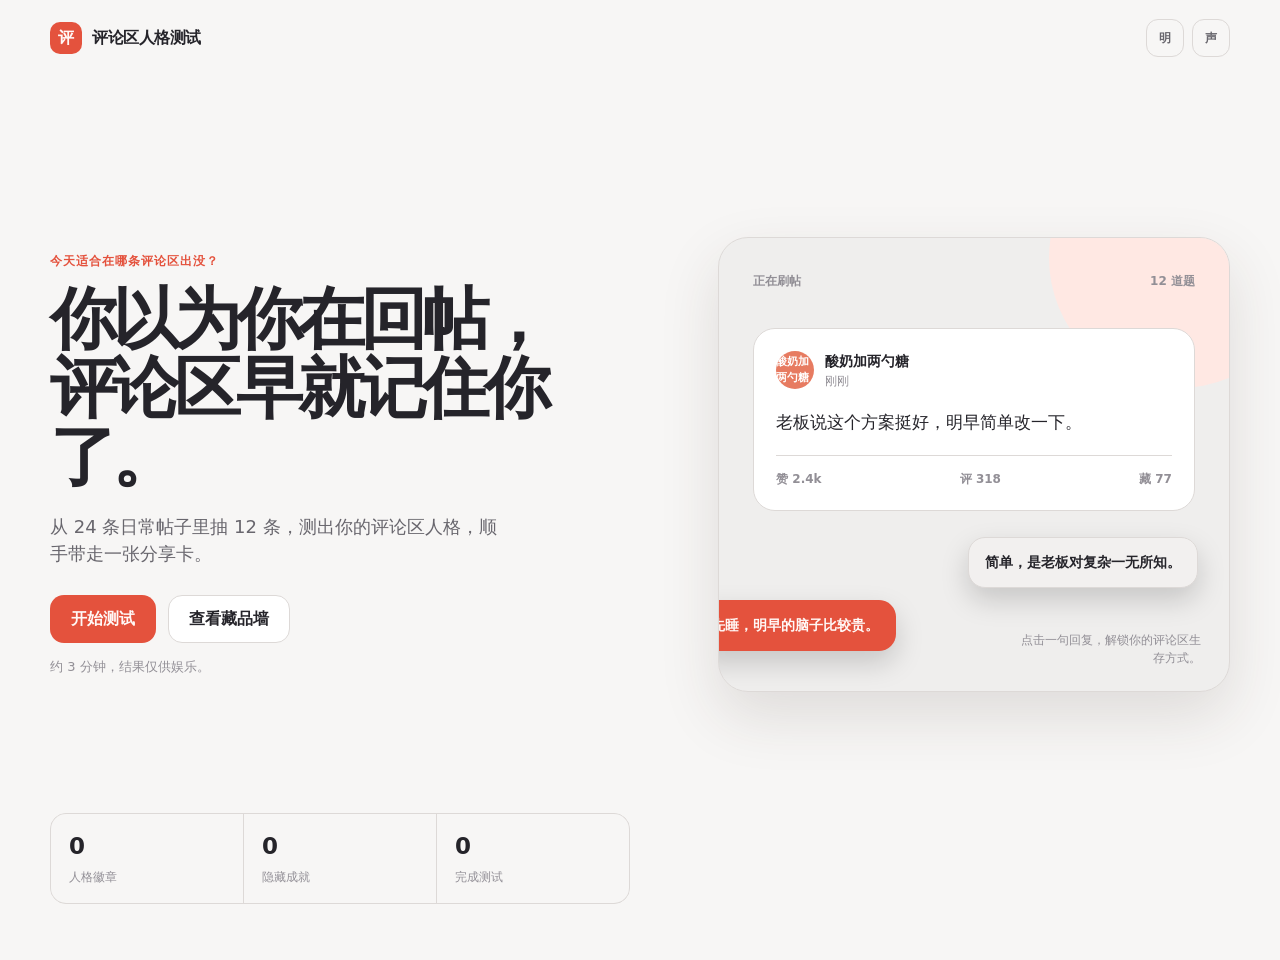
<file: demos/persona/index.html>
<!doctype html>
<html lang="zh-CN">
  <head>
    <meta charset="UTF-8" />
    <meta name="viewport" content="width=device-width, initial-scale=1" />
    <meta name="theme-color" content="#17171d" />
    <meta name="description" content="一个纯前端的评论区人格测试小游戏。" />
    <title>评论区人格测试</title>
    <link rel="stylesheet" href="style.css" />
  </head>
  <body>
    <main class="app-shell" id="app" aria-live="polite">
      <header class="topbar">
        <button class="brand" type="button" data-action="home" aria-label="回到首页">
          <span class="brand-mark" aria-hidden="true">评</span>
          <span>评论区人格测试</span>
        </button>
        <div class="topbar-actions">
          <button class="icon-button" type="button" data-action="toggle-theme" aria-label="切换颜色主题" title="切换颜色主题">
            <span aria-hidden="true">明</span>
          </button>
          <button class="icon-button" type="button" data-action="toggle-sound" aria-label="关闭音效" title="关闭音效">
            <span data-sound-label aria-hidden="true">声</span>
          </button>
        </div>
      </header>

      <section class="view is-active" id="home-view" aria-labelledby="home-title">
        <div class="hero-layout">
          <div class="hero-copy">
            <p class="eyebrow">今天适合在哪条评论区出没？</p>
            <h1 id="home-title">你以为你在回帖，<br />评论区早就记住你了。</h1>
            <p class="hero-intro">从 24 条日常帖子里抽 12 条，测出你的评论区人格，顺手带走一张分享卡。</p>
            <div class="hero-actions">
              <button class="button button-primary" type="button" data-action="start" data-start-label>开始测试</button>
              <button class="button button-secondary" type="button" data-action="collection">查看藏品墙</button>
            </div>
            <p class="helper-text">约 3 分钟，结果仅供娱乐。</p>
          </div>

          <div class="hero-feed" aria-label="评论区预览">
            <div class="feed-status"><span>正在刷帖</span><span>12 道题</span></div>
            <article class="mini-post mini-post-main">
              <div class="post-head">
                <div class="avatar avatar-coral">酸奶加两勺糖</div>
                <div><strong>酸奶加两勺糖</strong><span>刚刚</span></div>
              </div>
              <p>老板说这个方案挺好，明早简单改一下。</p>
              <div class="post-meta"><span>赞 2.4k</span><span>评 318</span><span>藏 77</span></div>
            </article>
            <div class="floating-reply reply-one">简单，是老板对复杂一无所知。</div>
            <div class="floating-reply reply-two">先睡，明早的脑子比较贵。</div>
            <div class="feed-caption">点击一句回复，解锁你的评论区生存方式。</div>
          </div>
        </div>

        <section class="home-collection" aria-label="我的收藏进度">
          <div class="collection-stat"><span data-persona-count>0</span><small>人格徽章</small></div>
          <div class="collection-stat"><span data-achievement-count>0</span><small>隐藏成就</small></div>
          <div class="collection-stat"><span data-test-count>0</span><small>完成测试</small></div>
        </section>
      </section>

      <section class="view" id="quiz-view" aria-labelledby="quiz-title" hidden>
        <div class="quiz-topline">
          <button class="text-button" type="button" data-action="quit-quiz">退出</button>
          <p id="quiz-title"><span data-current-question>1</span> / 12</p>
          <span class="category-label" data-category-label>日常</span>
        </div>
        <div class="quiz-progress" aria-label="答题进度"><span data-progress-fill></span></div>
        <div class="quiz-layout">
          <aside class="quiz-aside" aria-hidden="true">
            <p>评论区<br /><strong>请发言</strong></p>
            <div class="aside-number" data-current-question-aside>01</div>
          </aside>
          <div class="quiz-content">
            <article class="post-card" data-post-card>
              <header class="post-head">
                <div class="avatar" data-post-avatar>泡芙不泡水</div>
                <div>
                  <strong data-post-author>泡芙不泡水</strong>
                  <span data-post-time>2 分钟前</span>
                </div>
                <button class="more-button" type="button" aria-label="更多帖子选项">•••</button>
              </header>
              <p class="post-body" data-post-body></p>
              <footer class="post-meta" data-post-meta></footer>
            </article>
            <div class="reply-intro"><span>如果刷到这条，你会怎么回？</span><kbd>1-4</kbd></div>
            <div class="options" data-options role="group" aria-label="选择你的评论回复"></div>
            <p class="keyboard-help">也可以按键盘数字 1 到 4 选择。</p>
          </div>
        </div>
      </section>

      <section class="view" id="result-view" aria-labelledby="result-title" hidden>
        <div class="result-layout">
          <div class="result-copy">
            <p class="eyebrow">评论区人格报告</p>
            <h1 id="result-title" data-result-title>阴阳文学家</h1>
            <p class="result-tagline" data-result-tagline></p>
            <div class="result-details">
              <div><span>隐藏副人格</span><strong data-result-secondary></strong></div>
              <div><span>互联网年龄</span><strong data-result-age></strong></div>
              <div><span>常驻评论区</span><strong data-result-haunts></strong></div>
            </div>
            <blockquote data-result-description></blockquote>
            <div class="result-actions">
              <button class="button button-primary" type="button" data-action="share-card" data-share-button>生成分享卡片</button>
              <button class="button button-secondary" type="button" data-action="restart">再测一次</button>
              <button class="text-button" type="button" data-action="collection">查看藏品墙</button>
            </div>
            <p class="helper-text" data-share-note>图片会保存到你的设备。</p>
          </div>
          <article class="personality-card" data-result-card>
            <div class="card-topline"><span>你的评论区通行证</span><span data-result-age-card>25 岁</span></div>
            <div class="persona-seal" data-result-seal>言</div>
            <p class="card-label">主人格</p>
            <h2 data-result-title-card>阴阳文学家</h2>
            <p data-result-sample></p>
            <footer><span>评论区人格测试</span><span>仅供娱乐</span></footer>
          </article>
        </div>
        <section class="unlocks-section" aria-labelledby="unlocks-title">
          <div>
            <p class="eyebrow">本局收获</p>
            <h2 id="unlocks-title">新解锁的藏品</h2>
          </div>
          <div class="unlocks-list" data-new-unlocks></div>
        </section>
      </section>

      <section class="view" id="collection-view" aria-labelledby="collection-title" hidden>
        <div class="collection-header">
          <div>
            <p class="eyebrow">我的评论区藏品</p>
            <h1 id="collection-title">收集每一种发言方式。</h1>
            <p>人格会在你获得对应结果后解锁，隐藏成就则由你的答题习惯决定。</p>
          </div>
          <button class="button button-secondary" type="button" data-action="home">回到首页</button>
        </div>
        <div class="collection-overview" data-collection-overview></div>
        <section class="collection-section" aria-labelledby="persona-wall-title">
          <div class="section-heading"><h2 id="persona-wall-title">人格徽章</h2><span data-persona-count>0</span><span>/ 12</span></div>
          <div class="badge-grid" data-persona-wall></div>
        </section>
        <section class="collection-section" aria-labelledby="achievement-wall-title">
          <div class="section-heading"><h2 id="achievement-wall-title">隐藏成就</h2><span data-achievement-count>0</span><span>/ 8</span></div>
          <div class="achievement-grid" data-achievement-wall></div>
        </section>
        <div class="collection-footer-actions">
          <button class="text-button danger-button" type="button" data-action="clear-collection">清除我的收藏</button>
        </div>
      </section>
    </main>

    <div class="feedback-popover" data-feedback hidden role="status">
      <span class="feedback-icon">赞</span>
      <div><strong data-feedback-title>这句被顶上来了</strong><p data-feedback-text></p></div>
    </div>
    <div class="achievement-modal" data-achievement-modal hidden role="dialog" aria-modal="true" aria-labelledby="achievement-modal-title">
      <div class="achievement-modal-panel">
        <button class="modal-close" type="button" data-action="close-achievement" aria-label="关闭成就提示">×</button>
        <p class="eyebrow">藏品已解锁</p>
        <div class="modal-mark" data-achievement-mark>言</div>
        <h2 id="achievement-modal-title" data-achievement-title></h2>
        <p data-achievement-description></p>
        <button class="button button-primary" type="button" data-action="close-achievement">收下</button>
      </div>
    </div>
    <div class="detail-modal" data-detail-modal hidden role="dialog" aria-modal="true" aria-labelledby="detail-modal-title">
      <div class="detail-modal-panel">
        <button class="modal-close" type="button" data-action="close-detail" aria-label="关闭详情">×</button>
        <div class="modal-mark" data-detail-mark>言</div>
        <p class="eyebrow" data-detail-type>人格徽章</p>
        <h2 id="detail-modal-title" data-detail-title></h2>
        <p data-detail-description></p>
      </div>
    </div>
    <div class="toast" data-toast hidden role="status"></div>
    <script src="script.js"></script>
  </body>
</html>
</file>
<file: github-links.css>
.github-source-link {
  display: inline-flex;
  align-items: center;
  min-height: 32px;
  color: inherit;
  font: inherit;
  text-decoration: none;
  white-space: nowrap;
}

.github-source-link:hover {
  color: var(--accent, #c5daac);
  text-decoration: underline;
  text-underline-offset: 4px;
}

.github-source-link:focus-visible {
  outline: 2px solid currentColor;
  outline-offset: 4px;
}

.header-actions > .github-source-link,
.dossier-actions > .github-source-link {
  font-size: 12px;
}

.github-project-links {
  display: flex;
  flex-wrap: wrap;
  gap: 18px;
  margin-top: 14px;
  font-size: 12px;
  color: var(--accent, #c5daac);
}

@media (max-width: 800px) {
  .footer-identity > [data-github] {
    display: inline-flex;
    margin-left: 12px;
  }
}

@media (max-width: 600px) {
  .header-actions { gap: 12px; }
  .dossier-actions { gap: 12px; }
  .header-actions > .github-source-link,
  .dossier-actions > .github-source-link { font-size: 11px; }
}
</file>
<file: demos/history/styles.css>
:root {
  --ink: #1a1c23;
  --muted: #777674;
  --paper: #f5efe3;
  --paper-deep: #eee5d5;
  --line: rgba(26, 28, 35, 0.14);
  --vermilion: #c65743;
  --teal: #2f7776;
  --gold: #bd8d43;
  --rose: #b97476;
  --shadow: 0 20px 44px rgba(48, 40, 30, 0.08);
  --serif: 'Songti SC', 'STSong', 'Noto Serif CJK SC', serif;
  --display: 'STKaiti', 'KaiTi', 'Kaiti SC', 'Songti SC', serif;
  --mono: 'SFMono-Regular', 'Menlo', 'Monaco', monospace;
}

* { box-sizing: border-box; }

html { scroll-behavior: smooth; touch-action: manipulation; }

body {
  margin: 0;
  color: var(--ink);
  background:
    radial-gradient(circle at 10% 10%, rgba(198, 87, 67, 0.07), transparent 25rem),
    radial-gradient(circle at 90% 70%, rgba(47, 119, 118, 0.08), transparent 28rem),
    var(--paper);
  font-family: var(--serif);
  -webkit-font-smoothing: antialiased;
  -webkit-tap-highlight-color: transparent;
  -webkit-touch-callout: none;
}

button, textarea { font: inherit; }
button { color: inherit; cursor: pointer; }

.app-shell { min-height: 100vh; }

.topbar {
  min-height: 78px;
  display: grid;
  grid-template-columns: minmax(260px, 1fr) auto minmax(260px, 1fr);
  align-items: center;
  gap: 20px;
  padding: calc(14px + var(--safe-area-inset-top, env(safe-area-inset-top, 0px))) 32px 14px;
  border-bottom: 1px solid var(--line);
  background: rgba(245, 239, 227, 0.86);
  backdrop-filter: blur(18px);
  position: sticky;
  top: 0;
  z-index: 20;
}

.brand-lockup, .topbar-actions, .event-button, .panel-topline, .note-header, .dialog-footer, .toolbar-actions, .signal-strip, .ending-actions { display: flex; align-items: center; }

.brand-lockup { gap: 11px; }
.brand-mark {
  width: 38px; height: 38px; display: grid; place-items: center; color: var(--paper);
  background: var(--ink); border-radius: 50%; font: 22px var(--display); transform: rotate(-8deg);
}
.brand-name { margin: 0; font-size: 17px; font-weight: 800; letter-spacing: 0.02em; }
.brand-subtitle { margin: 2px 0 0; color: var(--muted); font-size: 11px; }
.event-switcher { text-align: center; position: relative; }
.eyebrow { display: block; color: var(--muted); font: 10px var(--mono); letter-spacing: 0.13em; text-transform: uppercase; }
.event-button { gap: 7px; border: 0; padding: 6px 10px; background: transparent; font-weight: 800; }
.event-button svg { width: 15px; height: 15px; color: var(--muted); }
.event-menu { display: none; position: absolute; top: calc(100% + 13px); left: 50%; width: 245px; padding: 7px; border: 1px solid var(--line); background: rgba(255, 252, 245, 0.98); box-shadow: 0 16px 35px rgba(48, 40, 30, 0.14); text-align: left; transform: translateX(-50%); z-index: 30; }
.event-menu.is-open { display: grid; gap: 3px; animation: cardIn 180ms both; }
.event-option { width: 100%; display: grid; gap: 2px; padding: 10px 11px; border: 0; background: transparent; text-align: left; }
.event-option:hover, .event-option.is-active { background: rgba(198, 87, 67, 0.1); }
.event-option b { font-size: 12px; }.event-option small { color: var(--muted); font-size: 10px; }
.topbar-actions { justify-content: flex-end; gap: 10px; }
.icon-button, .dialog-close, .tiny-button, .ghost-button {
  width: 34px; height: 34px; display: grid; place-items: center; border: 1px solid var(--line); background: transparent; border-radius: 50%; transition: 160ms ease;
}
.icon-button:hover, .dialog-close:hover, .tiny-button:hover, .ghost-button:hover { background: var(--ink); color: var(--paper); transform: translateY(-1px); }
.icon-button svg, .dialog-close svg, .tiny-button svg, .ghost-button svg { width: 16px; height: 16px; }
.profile-dot { width: 34px; height: 34px; display: grid; place-items: center; border-radius: 50%; background: var(--vermilion); color: white; font-weight: 800; font-size: 13px; }

.workspace { max-width: 1480px; margin: 0 auto; display: grid; grid-template-columns: 248px minmax(450px, 700px) 280px; justify-content: center; gap: 42px; padding: 48px 32px calc(72px + var(--safe-area-inset-bottom, env(safe-area-inset-bottom, 0px))); }
.left-rail { min-width: 0; position: sticky; align-self: start; top: 120px; }
.rail-heading { display: flex; justify-content: space-between; align-items: flex-start; }
.rail-heading h1 { margin: 11px 0 28px; font-size: 28px; line-height: 1.33; letter-spacing: -0.03em; }
.rail-heading h1 em { font: 40px var(--display); color: var(--vermilion); }
.live-dot { width: 9px; height: 9px; border-radius: 50%; background: var(--vermilion); box-shadow: 0 0 0 6px rgba(198, 87, 67, 0.13); margin: 6px 4px 0 0; }
.timeline { position: relative; margin-bottom: 28px; }
.timeline::before { content: ''; position: absolute; left: 5px; top: 12px; bottom: 13px; width: 1px; background: var(--line); }
.timeline-item { width: 100%; display: flex; gap: 14px; text-align: left; border: 0; background: transparent; padding: 9px 0; position: relative; }
.timeline-dot { width: 11px; height: 11px; flex: 0 0 11px; border: 2px solid var(--paper); border-radius: 50%; background: #b8b2a5; box-shadow: 0 0 0 1px #b8b2a5; margin-top: 4px; z-index: 1; }
.timeline-item.is-active .timeline-dot { background: var(--vermilion); box-shadow: 0 0 0 1px var(--vermilion), 0 0 0 5px rgba(198, 87, 67, 0.1); }
.timeline-item:hover .timeline-dot { background: var(--teal); box-shadow: 0 0 0 1px var(--teal); }
.timeline-copy { display: grid; gap: 2px; }
.timeline-copy b { font-size: 13px; }
.timeline-copy small { color: var(--muted); font-size: 11px; }
.rail-divider { height: 1px; background: var(--line); margin: 0 0 21px; }
.rail-section-title { display: flex; justify-content: space-between; align-items: center; margin-bottom: 9px; color: var(--muted); font-size: 12px; }
.mini-count { font: 10px var(--mono); }
.people-list { display: grid; gap: 2px; }
.person-filter { width: 100%; display: grid; grid-template-columns: 30px 1fr auto; align-items: center; gap: 10px; border: 0; padding: 8px 5px; text-align: left; background: transparent; border-radius: 4px; transition: 160ms ease; }
.person-filter:hover { background: rgba(26, 28, 35, 0.05); }
.person-filter.is-active { background: rgba(198, 87, 67, 0.1); }
.person-filter b, .person-filter small { display: block; }
.person-filter b { font-size: 12px; }
.person-filter small { color: var(--muted); font-size: 10px; margin-top: 2px; }
.person-filter svg { width: 14px; height: 14px; color: var(--vermilion); opacity: 0; }
.person-filter.is-active svg { opacity: 1; }
.mini-portrait { width: 30px; height: 30px; display: grid; place-items: center; border-radius: 50%; font-weight: 800; font-size: 13px; color: white; }
.all-portrait { background: var(--ink); }.xuanzong-portrait { background: #6d5d50; }.yang-portrait { background: var(--rose); }.dufu-portrait { background: var(--teal); }.people-portrait { background: #8c6f3f; }.soldier-portrait { background: #596874; }
.rail-footer { margin-top: 38px; color: var(--muted); }
.archive-stamp { display: inline-block; padding: 4px 6px; border: 1px solid rgba(198, 87, 67, 0.45); color: var(--vermilion); font: 10px var(--mono); letter-spacing: 0.08em; transform: rotate(-2deg); }
.rail-footer p { max-width: 185px; margin: 12px 0 0; font-size: 10px; line-height: 1.65; }

.feed-column { min-width: 0; }
.feed-toolbar { display: flex; align-items: end; justify-content: space-between; gap: 20px; margin-bottom: 19px; }
.feed-intro { margin: 7px 0 0; font-size: 20px; font-weight: 800; letter-spacing: -0.03em; }
.toolbar-actions { gap: 7px; }
.filter-button { padding: 6px 10px; border: 1px solid transparent; background: transparent; border-radius: 99px; color: var(--muted); font-size: 11px; }
.filter-button:hover { color: var(--ink); }
.filter-button.is-active { color: var(--ink); border-color: var(--line); background: rgba(255, 255, 255, 0.35); }
.signal-strip { gap: 12px; min-height: 52px; margin-bottom: 17px; padding: 12px 14px; border: 1px solid rgba(198, 87, 67, 0.23); background: rgba(198, 87, 67, 0.06); }
.signal-icon { width: 25px; height: 25px; display: grid; place-items: center; border-radius: 50%; color: var(--vermilion); background: rgba(198, 87, 67, 0.12); }
.signal-icon svg { width: 13px; height: 13px; }
.signal-copy { min-width: 130px; flex: 1; display: grid; gap: 2px; }
.signal-copy b { font-size: 11px; }.signal-copy span { color: var(--muted); font-size: 10px; }
.signal-meter { width: 75px; height: 4px; overflow: hidden; background: rgba(26, 28, 35, 0.1); border-radius: 3px; }
.signal-meter span { display: block; width: 12%; height: 100%; background: var(--vermilion); transition: width 300ms ease; }
.signal-value { color: var(--vermilion); font: 11px var(--mono); }

.feed-list { display: grid; gap: 16px; }
.post-card { border: 1px solid var(--line); background: rgba(255, 252, 245, 0.78); box-shadow: var(--shadow); animation: cardIn 420ms both; }
@keyframes cardIn { from { opacity: 0; transform: translateY(8px); } to { opacity: 1; transform: translateY(0); } }
.post-card.is-dimmed { opacity: 0.42; filter: saturate(0.55); }
.post-card.is-featured { border-color: rgba(198, 87, 67, 0.43); }
.post-top { display: flex; align-items: center; gap: 10px; padding: 15px 17px 10px; }
.post-avatar { width: 37px; height: 37px; display: grid; place-items: center; flex: 0 0 37px; border-radius: 50%; color: white; font-weight: 800; }
.post-avatar.xuanzong { background: #6d5d50; }.post-avatar.yang { background: var(--rose); }.post-avatar.dufu { background: var(--teal); }.post-avatar.people { background: #8c6f3f; }.post-avatar.soldier { background: #596874; }.post-avatar.you { background: var(--vermilion); }
.post-author { min-width: 0; flex: 1; }.post-author b { display: block; font-size: 13px; }.post-author span { display: block; color: var(--muted); font-size: 10px; margin-top: 2px; }
.post-menu { border: 0; background: transparent; color: var(--muted); }.post-menu svg { width: 17px; height: 17px; }
.post-body { padding: 0 17px 16px; }.post-body h2 { margin: 3px 0 8px; font-size: 19px; line-height: 1.48; letter-spacing: -0.02em; }.post-body p { margin: 0; color: #4c4b49; font-size: 13px; line-height: 1.78; }
.post-art { height: 142px; margin: 0 17px 14px; overflow: hidden; position: relative; border: 1px solid rgba(26, 28, 35, 0.1); }
.post-art::before, .post-art::after { content: ''; position: absolute; pointer-events: none; }
.art-palace { background: linear-gradient(115deg, #837667 0 32%, #b9a68f 32% 36%, #514b4b 36% 70%, #222630 70%); }
.art-palace::before { inset: 14px 22px 0 auto; width: 45%; background: repeating-linear-gradient(90deg, rgba(239, 222, 181, 0.7) 0 2px, transparent 2px 24px), linear-gradient(180deg, rgba(198, 87, 67, 0.2), transparent 70%); clip-path: polygon(0 20%, 100% 0, 100% 100%, 0 100%); }
.art-palace::after { width: 190px; height: 190px; right: -36px; top: -48px; border: 1px solid rgba(250, 235, 202, 0.5); border-radius: 50%; box-shadow: 0 0 0 13px rgba(250, 235, 202, 0.12), 0 0 0 27px rgba(250, 235, 202, 0.08); }
.art-moon { background: linear-gradient(120deg, #2f2732 0%, #625568 47%, #c57e72 48%, #ddaa91 100%); }
.art-moon::before { width: 92px; height: 92px; top: -25px; right: 40px; border-radius: 50%; background: #f1dbb2; box-shadow: 0 0 0 12px rgba(241, 219, 178, 0.12); }
.art-moon::after { left: 0; right: 0; bottom: 0; height: 46%; background: linear-gradient(168deg, transparent 0 31%, rgba(27, 30, 41, 0.8) 32% 35%, transparent 36%), repeating-linear-gradient(100deg, transparent 0 30px, rgba(26, 28, 35, 0.45) 31px 33px); opacity: 0.78; }
.art-letter { background: #e4d4b8; }
.art-letter::before { inset: 21px 22px; background: repeating-linear-gradient(180deg, transparent 0 18px, rgba(112, 85, 64, 0.28) 19px 20px); transform: rotate(-4deg); box-shadow: 15px 8px 0 rgba(117, 84, 56, 0.09); }
.art-letter::after { width: 88px; height: 88px; right: 24px; top: -25px; border: 1px solid rgba(117, 84, 56, 0.35); border-radius: 50%; }
.art-gate { background: linear-gradient(135deg, #d5b28b 0 35%, #a97551 36% 37%, #29323b 38% 100%); }
.art-gate::before { inset: 26px 25px 0; border: 2px solid rgba(243, 221, 182, 0.55); border-bottom: 0; border-radius: 60px 60px 0 0; box-shadow: 0 0 0 17px rgba(243, 221, 182, 0.12); }
.art-gate::after { width: 150px; height: 52px; left: -15px; bottom: 9px; background: repeating-linear-gradient(90deg, rgba(28, 37, 44, 0.6) 0 3px, transparent 3px 13px); transform: skewX(-18deg); }
.art-map { background: linear-gradient(155deg, #71807a 0%, #b5ad88 49%, #42545a 50%, #263238 100%); }
.art-map::before { inset: 0; background: repeating-linear-gradient(144deg, transparent 0 19px, rgba(236, 218, 174, 0.35) 20px 21px); transform: rotate(8deg) scale(1.2); }
.art-map::after { width: 23px; height: 23px; top: 49px; left: 48%; border: 2px solid #f3dec0; border-radius: 50%; box-shadow: 0 0 0 4px rgba(198, 87, 67, 0.5); }
.art-user { background: radial-gradient(circle at 76% 23%, #f3dbac 0 14px, transparent 15px), linear-gradient(110deg, #323b42, #8b514a 55%, #d7a274); }
.art-user::before { width: 200px; height: 90px; left: 7%; bottom: -32px; border-radius: 50% 50% 0 0; background: rgba(244, 223, 182, 0.28); transform: rotate(-8deg); }
.art-user::after { content: '你的旁观席'; left: 20px; top: 18px; color: rgba(255, 247, 226, 0.86); font: 13px var(--display); letter-spacing: 0.12em; }
.art-label { position: absolute; left: 13px; bottom: 11px; color: rgba(255, 250, 236, 0.9); font: 10px var(--mono); letter-spacing: 0.11em; z-index: 1; }
.post-meta { display: flex; align-items: center; gap: 8px; margin-top: 12px; color: var(--muted); font-size: 10px; }
.tag { padding: 4px 7px; color: var(--teal); border: 1px solid rgba(47, 119, 118, 0.3); border-radius: 99px; font-size: 10px; }
.tag.red { color: var(--vermilion); border-color: rgba(198, 87, 67, 0.3); }.tag.gold { color: #856322; border-color: rgba(189, 141, 67, 0.35); }
.post-actions { display: flex; align-items: center; gap: 2px; padding: 10px 13px; border-top: 1px solid var(--line); }
.action-button { display: inline-flex; align-items: center; gap: 5px; min-height: 30px; padding: 3px 7px; border: 0; background: transparent; color: var(--muted); border-radius: 3px; font-size: 11px; transition: 160ms ease; }
.action-button:hover { color: var(--ink); background: rgba(26, 28, 35, 0.05); }.action-button svg { width: 16px; height: 16px; }.action-button.is-liked { color: var(--vermilion); }.action-button.is-liked svg { fill: currentColor; }
.action-spacer { flex: 1; }.action-button.save-button.is-saved { color: var(--gold); }
.comment-box { display: none; padding: 0 13px 12px; }.comment-box.is-open { display: flex; gap: 7px; }.comment-input { flex: 1; min-width: 0; padding: 8px 10px; border: 1px solid var(--line); outline: 0; background: rgba(255, 255, 255, 0.42); color: var(--ink); font-size: 11px; }.comment-input:focus { border-color: var(--teal); }.comment-submit { width: 31px; border: 0; color: white; background: var(--teal); }.comment-submit svg { width: 14px; height: 14px; }

.ending-card { margin-top: 36px; padding: 24px 23px 22px; background: var(--ink); color: var(--paper); position: relative; overflow: hidden; }.ending-card::before { content: ''; position: absolute; width: 240px; height: 240px; top: -120px; right: -65px; border: 1px solid rgba(245, 239, 227, 0.22); border-radius: 50%; box-shadow: 0 0 0 15px rgba(245, 239, 227, 0.04), 0 0 0 30px rgba(245, 239, 227, 0.04); }.ending-flare { color: #d99378; font: 10px var(--mono); letter-spacing: 0.12em; }.ending-main { position: relative; z-index: 1; }.ending-kicker { margin: 27px 0 10px; color: rgba(245, 239, 227, 0.58); font: 10px var(--mono); letter-spacing: 0.1em; }.ending-card h2 { margin: 0; font-size: 25px; line-height: 1.45; letter-spacing: -0.03em; }.ending-card h2 em { color: #e6a687; font-style: normal; }.ending-note { margin: 18px 0 0; color: rgba(245, 239, 227, 0.7); font-size: 12px; line-height: 1.7; }.ending-actions { gap: 9px; margin-top: 22px; position: relative; z-index: 1; }.primary-button { display: inline-flex; align-items: center; gap: 7px; min-height: 35px; padding: 0 13px; border: 0; border-radius: 2px; color: var(--ink); background: #edc79f; font-size: 11px; font-weight: 800; transition: 160ms ease; }.primary-button:hover { background: #f5ddbd; transform: translateY(-1px); }.primary-button svg { width: 15px; height: 15px; }.ending-card .ghost-button { border-color: rgba(245, 239, 227, 0.28); color: var(--paper); }

.right-panel { min-width: 0; padding-top: 8px; position: sticky; align-self: start; top: 120px; }.proximity-panel { padding: 18px 17px 17px; border: 1px solid var(--line); background: rgba(255, 252, 245, 0.64); }.panel-topline { justify-content: space-between; gap: 12px; }.pulse-mark { width: 7px; height: 7px; border-radius: 50%; background: var(--teal); box-shadow: 0 0 0 5px rgba(47, 119, 118, 0.11); }.proximity-portrait { width: 71px; height: 71px; display: grid; place-items: center; margin: 22px 0 13px; border-radius: 50%; color: white; background: var(--ink); font-size: 29px; font-weight: 800; box-shadow: 8px 8px 0 rgba(198, 87, 67, 0.2); transition: 220ms ease; }.proximity-name { margin: 0; font-size: 20px; font-weight: 800; }.proximity-role { margin: 5px 0 18px; color: var(--muted); font-size: 11px; line-height: 1.5; }.proximity-rule { height: 1px; background: var(--line); margin: 0 -17px 15px; }.proximity-stat-row { display: flex; justify-content: space-between; align-items: baseline; color: var(--muted); font-size: 11px; }.proximity-stat-row strong { color: var(--vermilion); font: 22px var(--display); }.temp-track { height: 5px; margin: 7px 0 13px; background: rgba(26, 28, 35, 0.1); }.temp-track span { display: block; width: 12%; height: 100%; background: linear-gradient(90deg, var(--teal), var(--vermilion)); transition: width 300ms ease; }.proximity-copy { margin: 0; color: #5a5854; font-size: 11px; line-height: 1.75; }
.note-panel, .interaction-panel { margin-top: 17px; padding: 14px 15px; border-top: 2px solid var(--ink); }.note-header { gap: 7px; font-weight: 800; font-size: 12px; }.note-header svg { width: 15px; height: 15px; color: var(--vermilion); }.note-header .tiny-button { margin-left: auto; width: 24px; height: 24px; border: 0; }.note-header .tiny-button svg { width: 14px; height: 14px; color: var(--ink); }.note-body { max-height: 0; overflow: hidden; transition: max-height 220ms ease; }.note-body.is-open { max-height: 220px; }.note-body p { margin: 13px 0 10px; color: var(--muted); font-size: 11px; line-height: 1.7; }.source-chip { color: var(--teal); font: 9px var(--mono); }.trajectory-count { color: var(--muted); font: 10px var(--mono); }.trajectory-line { min-height: 55px; display: flex; align-items: center; margin-top: 14px; position: relative; }.trajectory-line::before { content: ''; position: absolute; left: 0; right: 0; top: 50%; height: 1px; background: var(--line); }.trajectory-empty { color: var(--muted); font-size: 11px; z-index: 1; background: var(--paper); padding-right: 8px; }.trajectory-point { width: 17px; height: 17px; display: grid; place-items: center; border-radius: 50%; background: var(--paper); border: 1px solid var(--teal); color: var(--teal); font-size: 8px; z-index: 1; margin-right: 6px; animation: pop 280ms both; }.trajectory-point:last-child { margin-right: 0; }.trajectory-point small { display: none; } @keyframes pop { from { transform: scale(0.4); opacity: 0; } to { transform: scale(1); opacity: 1; } }
.privacy-note { display: flex; align-items: center; gap: 6px; margin: 18px 0 0 1px; color: var(--muted); font-size: 10px; }.privacy-note svg { width: 12px; height: 12px; }

.toast { position: fixed; left: 50%; bottom: 24px; z-index: 50; padding: 9px 13px; color: var(--paper); background: var(--ink); font-size: 11px; opacity: 0; transform: translate(-50%, 10px); pointer-events: none; transition: 180ms ease; }.toast.is-visible { opacity: 1; transform: translate(-50%, 0); }
.reflection-dialog { border: 0; padding: 0; background: transparent; width: min(480px, calc(100% - 30px)); }.reflection-dialog::backdrop { background: rgba(26, 28, 35, 0.54); backdrop-filter: blur(4px); }.dialog-card { padding: 25px; border: 1px solid var(--line); background: var(--paper); box-shadow: 0 24px 60px rgba(0, 0, 0, 0.2); position: relative; }.dialog-close { position: absolute; top: 17px; right: 17px; border: 0; }.dialog-card h3 { margin: 18px 0 20px; font-size: 23px; line-height: 1.5; }.dialog-card textarea { width: 100%; height: 115px; resize: vertical; padding: 13px; border: 1px solid var(--line); outline: 0; background: rgba(255, 255, 255, 0.36); color: var(--ink); font-size: 13px; line-height: 1.7; }.dialog-card textarea:focus { border-color: var(--teal); }.dialog-footer { justify-content: space-between; gap: 12px; margin-top: 12px; }.dialog-footer span { color: var(--muted); font: 10px var(--mono); }

@media (max-width: 1120px) { .workspace { grid-template-columns: 200px minmax(420px, 680px); gap: 28px; }.right-panel { display: none; }.topbar { grid-template-columns: 1fr auto 1fr; } }
@media (max-width: 760px) { .topbar { grid-template-columns: 1fr auto; padding: calc(12px + var(--safe-area-inset-top, env(safe-area-inset-top, 0px))) 16px 12px; }.event-switcher { display: none; }.topbar-actions { gap: 6px; }.workspace { display: block; padding: 26px 15px calc(54px + var(--safe-area-inset-bottom, env(safe-area-inset-bottom, 0px))); }.left-rail { position: static; }.rail-heading { align-items: center; }.rail-heading h1 { margin: 9px 0 20px; font-size: 24px; }.rail-heading h1 br { display: none; }.rail-heading h1 em { font-size: 34px; }.timeline { display: flex; gap: 0; overflow-x: auto; padding: 0 1px 8px; margin: 0 -1px 18px; }.timeline::before { left: 11px; right: 11px; top: 15px; bottom: auto; width: auto; height: 1px; }.timeline-item { width: auto; min-width: 108px; display: grid; grid-template-columns: 22px 1fr; gap: 4px; padding: 0; }.timeline-copy b { white-space: nowrap; }.timeline-copy small { white-space: nowrap; }.timeline-dot { margin-top: 0; }.rail-divider, .rail-section-title { display: none; }.people-list { display: flex; overflow-x: auto; gap: 7px; margin: 0 -1px 22px; padding-bottom: 4px; }.person-filter { width: auto; min-width: 118px; grid-template-columns: 29px 1fr; }.person-filter svg { display: none; }.person-filter b { white-space: nowrap; }.person-filter small { white-space: nowrap; }.rail-footer { display: none; }.feed-toolbar { align-items: start; }.feed-intro { font-size: 18px; }.signal-strip { margin-bottom: 13px; }.post-body h2 { font-size: 18px; }.post-art { height: 128px; }.ending-card h2 { font-size: 22px; } }
@media (max-width: 420px) { .brand-subtitle { display: none; }.brand-name { font-size: 15px; }.profile-dot { width: 31px; height: 31px; }.icon-button { width: 31px; height: 31px; }.workspace { padding-left: 12px; padding-right: 12px; }.post-top, .post-body { padding-left: 14px; padding-right: 14px; }.post-art { margin-left: 14px; margin-right: 14px; }.ending-card { padding: 21px 18px; }.ending-actions { align-items: stretch; }.ending-actions .primary-button { flex: 1; justify-content: center; }.toolbar-actions { gap: 1px; }.filter-button { padding-left: 7px; padding-right: 7px; } }
</file>
<file: demos/persona/style.css>
:root {
  color-scheme: dark;
  --bg: #17171d;
  --bg-soft: #202027;
  --surface: #292930;
  --surface-strong: #34343d;
  --line: #3d3d47;
  --text: #f4f3f5;
  --muted: #a9a8b3;
  --quiet: #74737d;
  --accent: #ff684e;
  --accent-dark: #b7342a;
  --accent-soft: #3c2829;
  --on-accent: #21110f;
  --good: #9fdda3;
  --danger: #ff8480;
  --radius: 22px;
  --shadow: 0 24px 60px rgb(0 0 0 / 0.24);
}

:root[data-theme="light"] {
  color-scheme: light;
  --bg: #f7f6f5;
  --bg-soft: #efeeed;
  --surface: #ffffff;
  --surface-strong: #f2f0ef;
  --line: #ddd9d7;
  --text: #25242a;
  --muted: #68666d;
  --quiet: #928f96;
  --accent: #e4523d;
  --accent-dark: #aa2e25;
  --accent-soft: #ffe8e3;
  --on-accent: #fff8f6;
  --good: #2c7751;
  --danger: #ba3534;
  --shadow: 0 24px 60px rgb(65 48 42 / 0.13);
}

* { box-sizing: border-box; }

html { min-height: 100%; background: var(--bg); }

body {
  min-width: 320px;
  min-height: 100dvh;
  margin: 0;
  background: var(--bg);
  color: var(--text);
  font-family: ui-sans-serif, system-ui, -apple-system, BlinkMacSystemFont, "PingFang SC", "Hiragino Sans GB", "Microsoft YaHei", sans-serif;
  line-height: 1.5;
}

button { font: inherit; }
button:focus-visible { outline: 3px solid var(--accent); outline-offset: 3px; }
button, .badge-button { -webkit-tap-highlight-color: transparent; }

.app-shell { width: min(1180px, calc(100% - 40px)); min-height: 100dvh; margin: 0 auto; }
.topbar { height: 76px; display: flex; justify-content: space-between; align-items: center; }
.brand, .icon-button, .more-button, .text-button, .modal-close { border: 0; background: transparent; color: var(--text); cursor: pointer; }
.brand { display: inline-flex; gap: 10px; align-items: center; padding: 0; font-weight: 750; letter-spacing: -0.03em; }
.brand-mark { display: grid; width: 32px; height: 32px; place-items: center; border-radius: 10px; background: var(--accent); color: var(--on-accent); font-weight: 900; }
.topbar-actions { display: flex; gap: 8px; }
.icon-button { min-width: 38px; height: 38px; border: 1px solid var(--line); border-radius: 12px; color: var(--muted); font-size: 12px; font-weight: 700; transition: background .2s, border-color .2s, color .2s, transform .2s; }
.icon-button:hover { color: var(--text); background: var(--surface); border-color: var(--quiet); }

.view { min-height: calc(100dvh - 76px); padding: 36px 0 56px; }
.view[hidden] { display: none !important; }

.hero-layout { min-height: calc(100dvh - 196px); display: grid; align-items: center; grid-template-columns: minmax(0, 1.05fr) minmax(330px, .95fr); gap: clamp(44px, 8vw, 112px); }
.hero-copy { max-width: 620px; }
.eyebrow { margin: 0 0 15px; color: var(--accent); font-size: 12px; font-weight: 800; letter-spacing: .08em; }
h1, h2, p { margin-top: 0; }
h1 { margin-bottom: 20px; font-size: clamp(38px, 5.2vw, 68px); letter-spacing: -.075em; line-height: 1.04; }
.hero-intro { max-width: 460px; margin-bottom: 28px; color: var(--muted); font-size: clamp(16px, 2vw, 18px); }
.hero-actions, .result-actions { display: flex; flex-wrap: wrap; align-items: center; gap: 12px; }
.button { min-height: 48px; padding: 0 20px; border: 1px solid transparent; border-radius: 14px; cursor: pointer; font-weight: 760; transition: transform .2s, background .2s, border-color .2s, color .2s; }
.button:active, .option:active { transform: scale(.98); }
.button-primary { background: var(--accent); color: var(--on-accent); }
.button-primary:hover { background: #ff806b; }
:root[data-theme="light"] .button-primary:hover { background: #f46851; }
.button-secondary { border-color: var(--line); background: var(--surface); color: var(--text); }
.button-secondary:hover { border-color: var(--quiet); background: var(--surface-strong); }
.helper-text { margin: 14px 0 0; color: var(--quiet); font-size: 13px; }

.hero-feed { position: relative; min-height: 455px; padding: 34px; overflow: hidden; border: 1px solid var(--line); border-radius: 30px; background: var(--bg-soft); box-shadow: var(--shadow); }
.hero-feed::before { position: absolute; top: -110px; right: -80px; width: 260px; height: 260px; border-radius: 50%; background: var(--accent-soft); content: ""; }
.feed-status, .post-meta, .card-topline { position: relative; display: flex; justify-content: space-between; color: var(--quiet); font-size: 12px; font-weight: 650; }
.mini-post, .post-card { position: relative; border: 1px solid var(--line); background: var(--surface); }
.mini-post-main { z-index: 1; margin-top: 38px; padding: 22px; border-radius: var(--radius); }
.post-head { display: flex; gap: 11px; align-items: center; }
.post-head strong { display: block; color: var(--text); font-size: 14px; }
.post-head span { display: block; color: var(--quiet); font-size: 12px; }
.avatar { display: grid; width: 38px; height: 38px; flex: 0 0 38px; place-items: center; overflow: hidden; border-radius: 50%; background: #816bff; color: #fff; font-size: 11px; font-weight: 800; }
.avatar-coral { background: #e77b61; }
.mini-post p { margin: 19px 0 20px; font-size: 17px; line-height: 1.55; }
.post-meta { padding-top: 14px; border-top: 1px solid var(--line); }
.floating-reply { position: absolute; z-index: 2; max-width: 260px; padding: 14px 16px; border: 1px solid var(--line); border-radius: 17px; background: var(--surface-strong); box-shadow: 0 12px 28px rgb(0 0 0 / .17); color: var(--text); font-size: 14px; font-weight: 650; }
.reply-one { right: 6%; bottom: 103px; }
.reply-two { left: -25px; bottom: 40px; background: var(--accent); color: var(--on-accent); border-color: transparent; }
.feed-caption { position: absolute; bottom: 24px; right: 28px; max-width: 180px; color: var(--quiet); font-size: 12px; text-align: right; }

.home-collection { display: grid; grid-template-columns: repeat(3, 1fr); max-width: 580px; gap: 1px; margin-top: -3px; overflow: hidden; border: 1px solid var(--line); border-radius: 16px; background: var(--line); }
.collection-stat { padding: 15px 18px; background: var(--bg); }
.collection-stat span { display: block; color: var(--text); font-size: 23px; font-weight: 800; letter-spacing: -.04em; }
.collection-stat small { color: var(--quiet); font-size: 12px; }

.quiz-topline { display: grid; grid-template-columns: 1fr auto 1fr; align-items: center; min-height: 40px; }
.quiz-topline p { margin: 0; color: var(--muted); font-size: 14px; font-weight: 700; }
.category-label { justify-self: end; color: var(--accent); font-size: 13px; font-weight: 800; }
.text-button { padding: 7px 0; color: var(--muted); font-size: 14px; font-weight: 700; text-align: left; transition: color .2s; }
.text-button:hover { color: var(--text); }
.quiz-progress { height: 3px; margin: 12px 0 0; overflow: hidden; background: var(--line); }
.quiz-progress span { display: block; width: 8.33%; height: 100%; background: var(--accent); transition: width .4s cubic-bezier(.16, 1, .3, 1); }
.quiz-layout { display: grid; grid-template-columns: 170px minmax(0, 670px); justify-content: center; gap: 64px; padding: clamp(32px, 7vw, 76px) 0; }
.quiz-aside { padding-top: 26px; color: var(--quiet); font-size: 18px; line-height: 1.18; }
.quiz-aside p { margin: 0; }
.quiz-aside strong { color: var(--accent); font-size: 25px; letter-spacing: -.06em; }
.aside-number { margin-top: 36px; color: var(--surface-strong); font-size: 84px; font-weight: 900; letter-spacing: -.12em; line-height: 1; }
.quiz-content { width: 100%; }
.post-card { min-height: 245px; padding: clamp(22px, 4vw, 34px); border-radius: 24px; box-shadow: 0 16px 44px rgb(0 0 0 / .12); }
.more-button { margin-left: auto; padding: 8px; color: var(--quiet); font-weight: 900; letter-spacing: 2px; }
.post-body { min-height: 100px; margin: 27px 0 25px; font-size: clamp(19px, 3.3vw, 25px); font-weight: 650; letter-spacing: -.03em; line-height: 1.5; }
.reply-intro { display: flex; align-items: center; justify-content: space-between; margin: 31px 0 13px; color: var(--muted); font-size: 14px; }
kbd { padding: 2px 7px; border: 1px solid var(--line); border-radius: 6px; color: var(--quiet); font-family: inherit; font-size: 11px; }
.options { display: grid; gap: 10px; }
.option { display: flex; gap: 14px; align-items: center; min-height: 65px; padding: 13px 17px; border: 1px solid var(--line); border-radius: 16px; background: transparent; color: var(--text); cursor: pointer; text-align: left; transition: transform .2s, border-color .2s, background .2s; }
.option:hover { border-color: var(--quiet); background: var(--surface); }
.option.is-selected { border-color: var(--accent); background: var(--accent-soft); }
.option:disabled { cursor: default; }
.option-index { display: grid; width: 25px; height: 25px; flex: 0 0 25px; place-items: center; border: 1px solid var(--line); border-radius: 8px; color: var(--quiet); font-size: 12px; font-weight: 800; }
.option.is-selected .option-index { border-color: var(--accent); color: var(--accent); }
.option-text { font-size: 15px; line-height: 1.48; }
.keyboard-help { margin: 14px 0; color: var(--quiet); font-size: 12px; text-align: center; }

.result-layout { display: grid; grid-template-columns: minmax(0, 1fr) minmax(320px, 430px); align-items: center; gap: clamp(48px, 10vw, 140px); min-height: 515px; padding: 35px 8vw 45px; }
.result-copy h1 { margin-bottom: 10px; }
.result-tagline { margin-bottom: 26px; color: var(--accent); font-size: 20px; font-weight: 800; letter-spacing: -.03em; }
.result-details { display: grid; grid-template-columns: repeat(3, 1fr); gap: 12px; margin-bottom: 27px; }
.result-details div { min-width: 0; }
.result-details span { display: block; margin-bottom: 4px; color: var(--quiet); font-size: 11px; font-weight: 650; }
.result-details strong { display: block; overflow: hidden; color: var(--text); font-size: 14px; text-overflow: ellipsis; white-space: nowrap; }
blockquote { max-width: 520px; margin: 0 0 29px; padding-left: 16px; border-left: 2px solid var(--accent); color: var(--muted); font-size: 16px; line-height: 1.7; }
.personality-card { min-height: 485px; padding: 26px; border: 1px solid var(--line); border-radius: 28px; background: var(--surface); box-shadow: var(--shadow); transition: background .25s, border-color .25s, transform .25s; }
.personality-card.is-revealed { animation: card-in .55s cubic-bezier(.16, 1, .3, 1) both; }
.card-topline { color: var(--muted); }
.persona-seal, .modal-mark { display: grid; width: 124px; height: 124px; margin: 54px 0 25px; place-items: center; border: 1px solid currentColor; border-radius: 50%; color: var(--accent); font-size: 54px; font-weight: 900; letter-spacing: -.1em; }
.card-label { margin-bottom: 6px; color: var(--quiet); font-size: 12px; font-weight: 800; }
.personality-card h2 { margin-bottom: 12px; font-size: 35px; letter-spacing: -.07em; line-height: 1; }
.personality-card > p:not(.card-label) { min-height: 68px; margin-bottom: 26px; color: var(--muted); font-size: 15px; }
.personality-card footer { display: flex; justify-content: space-between; padding-top: 19px; border-top: 1px solid var(--line); color: var(--quiet); font-size: 11px; }
.unlocks-section { max-width: 940px; margin: 20px auto 0; padding: 30px; border: 1px solid var(--line); border-radius: 24px; background: var(--bg-soft); }
.unlocks-section h2 { margin: 0; font-size: 25px; letter-spacing: -.05em; }
.unlocks-list { display: flex; flex-wrap: wrap; gap: 10px; margin-top: 24px; }
.unlock-chip { display: inline-flex; gap: 8px; align-items: center; padding: 9px 12px; border: 1px solid var(--line); border-radius: 12px; background: var(--surface); color: var(--muted); font-size: 13px; font-weight: 700; }
.unlock-chip-mark { display: grid; width: 23px; height: 23px; place-items: center; border-radius: 8px; background: var(--accent-soft); color: var(--accent); font-size: 12px; font-weight: 900; }

.collection-header { display: flex; align-items: end; justify-content: space-between; gap: 28px; padding: 34px 0 42px; }
.collection-header h1 { margin-bottom: 13px; }
.collection-header > div > p:last-child { max-width: 560px; margin-bottom: 0; color: var(--muted); }
.collection-overview { display: grid; grid-template-columns: repeat(3, 1fr); gap: 12px; margin-bottom: 50px; }
.overview-block { padding: 24px; border: 1px solid var(--line); border-radius: 18px; background: var(--surface); }
.overview-block strong { display: block; margin-bottom: 2px; font-size: 32px; letter-spacing: -.07em; }
.overview-block span { color: var(--quiet); font-size: 13px; }
.collection-section { margin: 42px 0; }
.section-heading { display: flex; align-items: baseline; gap: 6px; margin-bottom: 17px; }
.section-heading h2 { margin: 0 auto 0 0; font-size: 24px; letter-spacing: -.05em; }
.section-heading span { color: var(--quiet); font-size: 13px; font-weight: 700; }
.badge-grid { display: grid; grid-template-columns: repeat(4, 1fr); gap: 11px; }
.achievement-grid { display: grid; grid-template-columns: repeat(2, 1fr); gap: 11px; }
.badge-button, .achievement-item { min-height: 145px; padding: 18px; border: 1px solid var(--line); border-radius: 18px; background: var(--surface); color: var(--text); text-align: left; }
.badge-button { cursor: pointer; transition: transform .2s, border-color .2s, background .2s; }
.badge-button:hover:not(:disabled) { border-color: var(--quiet); transform: translateY(-2px); }
.badge-button:disabled { cursor: default; }
.badge-glyph { display: grid; width: 40px; height: 40px; margin-bottom: 16px; place-items: center; border-radius: 13px; background: var(--accent-soft); color: var(--accent); font-size: 19px; font-weight: 900; }
.badge-button strong, .achievement-item strong { display: block; font-size: 14px; letter-spacing: -.03em; }
.badge-button small, .achievement-item small { display: block; margin-top: 6px; color: var(--quiet); font-size: 11px; line-height: 1.45; }
.is-locked { background: var(--bg-soft); }
.is-locked .badge-glyph { background: var(--surface-strong); color: var(--quiet); }
.achievement-item { position: relative; min-height: 105px; padding-left: 74px; }
.achievement-item .badge-glyph { position: absolute; top: 18px; left: 18px; }
.collection-footer-actions { display: flex; justify-content: center; margin-top: 50px; }
.danger-button { color: var(--danger); }

.feedback-popover { position: fixed; z-index: 10; left: 50%; bottom: 28px; display: flex; width: min(390px, calc(100% - 32px)); gap: 12px; align-items: center; padding: 14px 17px; border: 1px solid var(--line); border-radius: 16px; background: var(--surface); box-shadow: var(--shadow); transform: translateX(-50%); }
.feedback-icon { display: grid; width: 34px; height: 34px; flex: 0 0 34px; place-items: center; border-radius: 11px; background: var(--accent); color: var(--on-accent); font-size: 13px; font-weight: 900; }
.feedback-popover strong { display: block; font-size: 14px; }
.feedback-popover p { margin: 2px 0 0; color: var(--muted); font-size: 12px; }
.achievement-modal, .detail-modal { position: fixed; z-index: 20; inset: 0; display: grid; padding: 22px; place-items: center; background: rgb(14 14 19 / .66); }
.achievement-modal-panel, .detail-modal-panel { position: relative; width: min(425px, 100%); padding: 38px; border: 1px solid var(--line); border-radius: 26px; background: var(--surface); box-shadow: var(--shadow); text-align: center; }
.modal-close { position: absolute; top: 16px; right: 18px; color: var(--muted); font-size: 27px; line-height: 1; }
.achievement-modal .modal-mark, .detail-modal .modal-mark { width: 82px; height: 82px; margin: 20px auto; font-size: 35px; }
.achievement-modal h2, .detail-modal h2 { margin-bottom: 10px; font-size: 29px; letter-spacing: -.06em; }
.achievement-modal p:not(.eyebrow), .detail-modal p:not(.eyebrow) { margin-bottom: 25px; color: var(--muted); }
.toast { position: fixed; z-index: 30; left: 50%; top: 20px; max-width: calc(100% - 32px); padding: 11px 15px; border: 1px solid var(--line); border-radius: 12px; background: var(--surface); box-shadow: var(--shadow); color: var(--text); font-size: 13px; transform: translateX(-50%); }

/* Overlay rules set display, so keep the semantic hidden state authoritative. */
.feedback-popover[hidden],
.achievement-modal[hidden],
.detail-modal[hidden],
.toast[hidden] { display: none !important; }

@keyframes card-in { from { opacity: 0; transform: translateY(16px) rotate(-1.5deg); } to { opacity: 1; transform: translateY(0) rotate(0); } }
@media (prefers-reduced-motion: no-preference) { .hero-feed { animation: hero-in .6s cubic-bezier(.16, 1, .3, 1) both; } @keyframes hero-in { from { opacity: 0; transform: translateY(18px); } to { opacity: 1; transform: translateY(0); } } }
@media (prefers-reduced-motion: reduce) { *, *::before, *::after { scroll-behavior: auto !important; animation-duration: .01ms !important; animation-iteration-count: 1 !important; transition-duration: .01ms !important; } }

@media (max-width: 820px) {
  .app-shell { width: min(100% - 32px, 620px); }
  .hero-layout { min-height: auto; grid-template-columns: 1fr; padding-top: 34px; }
  .hero-feed { min-height: 405px; }
  .home-collection { margin-top: 46px; }
  .quiz-layout { grid-template-columns: 1fr; gap: 0; padding-top: 34px; }
  .quiz-aside { display: none; }
  .result-layout { grid-template-columns: 1fr; padding: 24px 0 35px; }
  .personality-card { order: -1; min-height: 405px; }
  .persona-seal { width: 92px; height: 92px; margin: 37px 0 19px; font-size: 42px; }
  .collection-header { align-items: flex-start; flex-direction: column; }
  .badge-grid { grid-template-columns: repeat(3, 1fr); }
}

@media (max-width: 520px) {
  .app-shell { width: min(100% - 26px, 460px); }
  .topbar { height: 64px; }
  .brand { font-size: 14px; }
  .brand-mark { width: 29px; height: 29px; }
  .view { min-height: calc(100dvh - 64px); padding: 21px 0 40px; }
  h1 { font-size: 41px; }
  .hero-layout { padding-top: 24px; }
  .hero-feed { min-height: 360px; padding: 21px; border-radius: 24px; }
  .mini-post-main { margin-top: 24px; padding: 17px; }
  .mini-post p { margin: 15px 0; font-size: 15px; }
  .floating-reply { max-width: 220px; padding: 11px 13px; font-size: 12px; }
  .reply-one { right: -7px; bottom: 83px; }
  .reply-two { left: -5px; bottom: 30px; }
  .feed-caption { display: none; }
  .collection-stat { padding: 12px; }
  .collection-stat span { font-size: 20px; }
  .collection-stat small { font-size: 10px; }
  .quiz-topline { margin-top: -4px; }
  .post-card { min-height: 220px; padding: 22px; border-radius: 20px; }
  .post-body { min-height: 92px; margin: 24px 0 20px; font-size: 20px; }
  .option { min-height: 60px; padding: 11px 13px; }
  .option-text { font-size: 14px; }
  .result-details { grid-template-columns: 1fr 1fr; }
  .result-details div:last-child { grid-column: span 2; }
  .result-actions .text-button { width: 100%; text-align: center; }
  .unlocks-section { padding: 24px 19px; }
  .collection-overview { grid-template-columns: 1fr; }
  .overview-block { padding: 18px; }
  .badge-grid { grid-template-columns: repeat(2, 1fr); }
  .achievement-grid { grid-template-columns: 1fr; }
  .badge-button { min-height: 130px; padding: 15px; }
}
</file>
